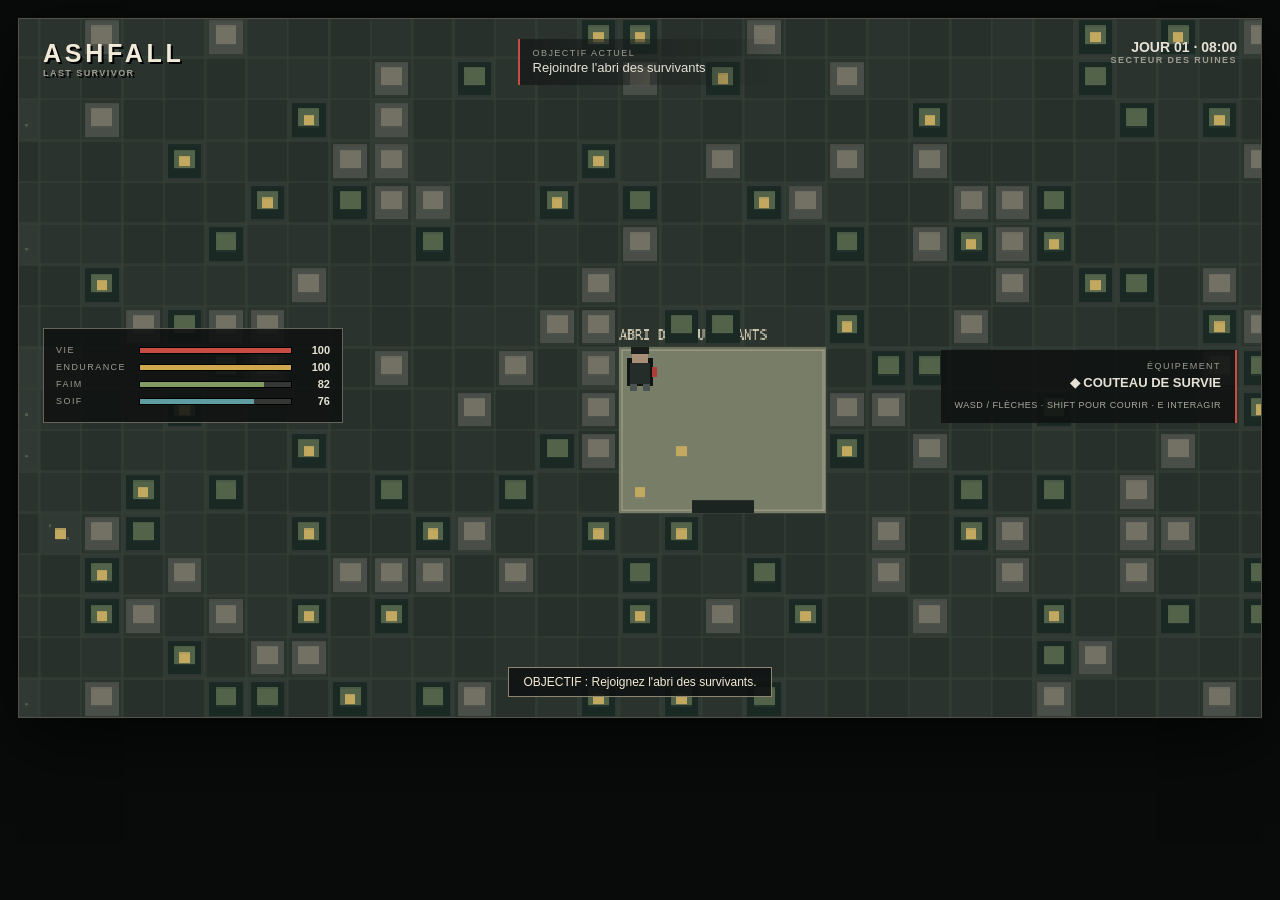
<file: Nouveau dossier/index.html>
<!doctype html>
<html lang="fr">
  <head>
    <meta charset="UTF-8" />
    <meta name="viewport" content="width=device-width, initial-scale=1.0" />
    <title>ASHFALL: LAST SURVIVOR</title>
    <link rel="stylesheet" href="./style.css" />
  </head>
  <body>
    <main class="game-shell">
      <section class="game-frame" aria-label="Jeu Ashfall">
        <canvas id="game-canvas" width="960" height="540"></canvas>
        <div class="hud">
          <div class="hud-top">
            <div class="brand"><span>ASHFALL</span><small>LAST SURVIVOR</small></div>
            <div class="objective"><span>OBJECTIF ACTUEL</span><strong id="objective">Rejoindre l'abri des survivants</strong></div>
            <div class="clock"><span id="time-of-day">JOUR 01 · 08:00</span><small id="zone-name">SECTEUR DES RUINES</small></div>
          </div>
          <div class="hud-bottom">
            <div class="vitals">
              <div class="vital"><span>VIE</span><div class="bar"><i id="health-bar" class="health"></i></div><b id="health-value">100</b></div>
              <div class="vital"><span>ENDURANCE</span><div class="bar"><i id="stamina-bar" class="stamina"></i></div><b id="stamina-value">100</b></div>
              <div class="vital"><span>FAIM</span><div class="bar"><i id="hunger-bar" class="hunger"></i></div><b id="hunger-value">82</b></div>
              <div class="vital"><span>SOIF</span><div class="bar"><i id="thirst-bar" class="thirst"></i></div><b id="thirst-value">76</b></div>
            </div>
            <div class="equipment"><span>ÉQUIPEMENT</span><strong>◆ COUTEAU DE SURVIE</strong><small>WASD / FLÈCHES · SHIFT POUR COURIR · E INTERAGIR</small></div>
          </div>
          <div id="notification" class="notification" role="status"></div>
        </div>
        <div id="pause-panel" class="overlay hidden">
          <div class="panel">
            <p class="eyebrow">ASHFALL // SYSTÈME EN PAUSE</p>
            <h1>PAUSE</h1>
            <p>Le monde attend. Reprenez votre exploration quand vous êtes prêt.</p>
            <button id="resume-button">REPRENDRE <span>ÉCHAP</span></button>
          </div>
        </div>
      </section>
    </main>
    <script type="module" src="./src/main.js"></script>
  </body>
</html>
</file>
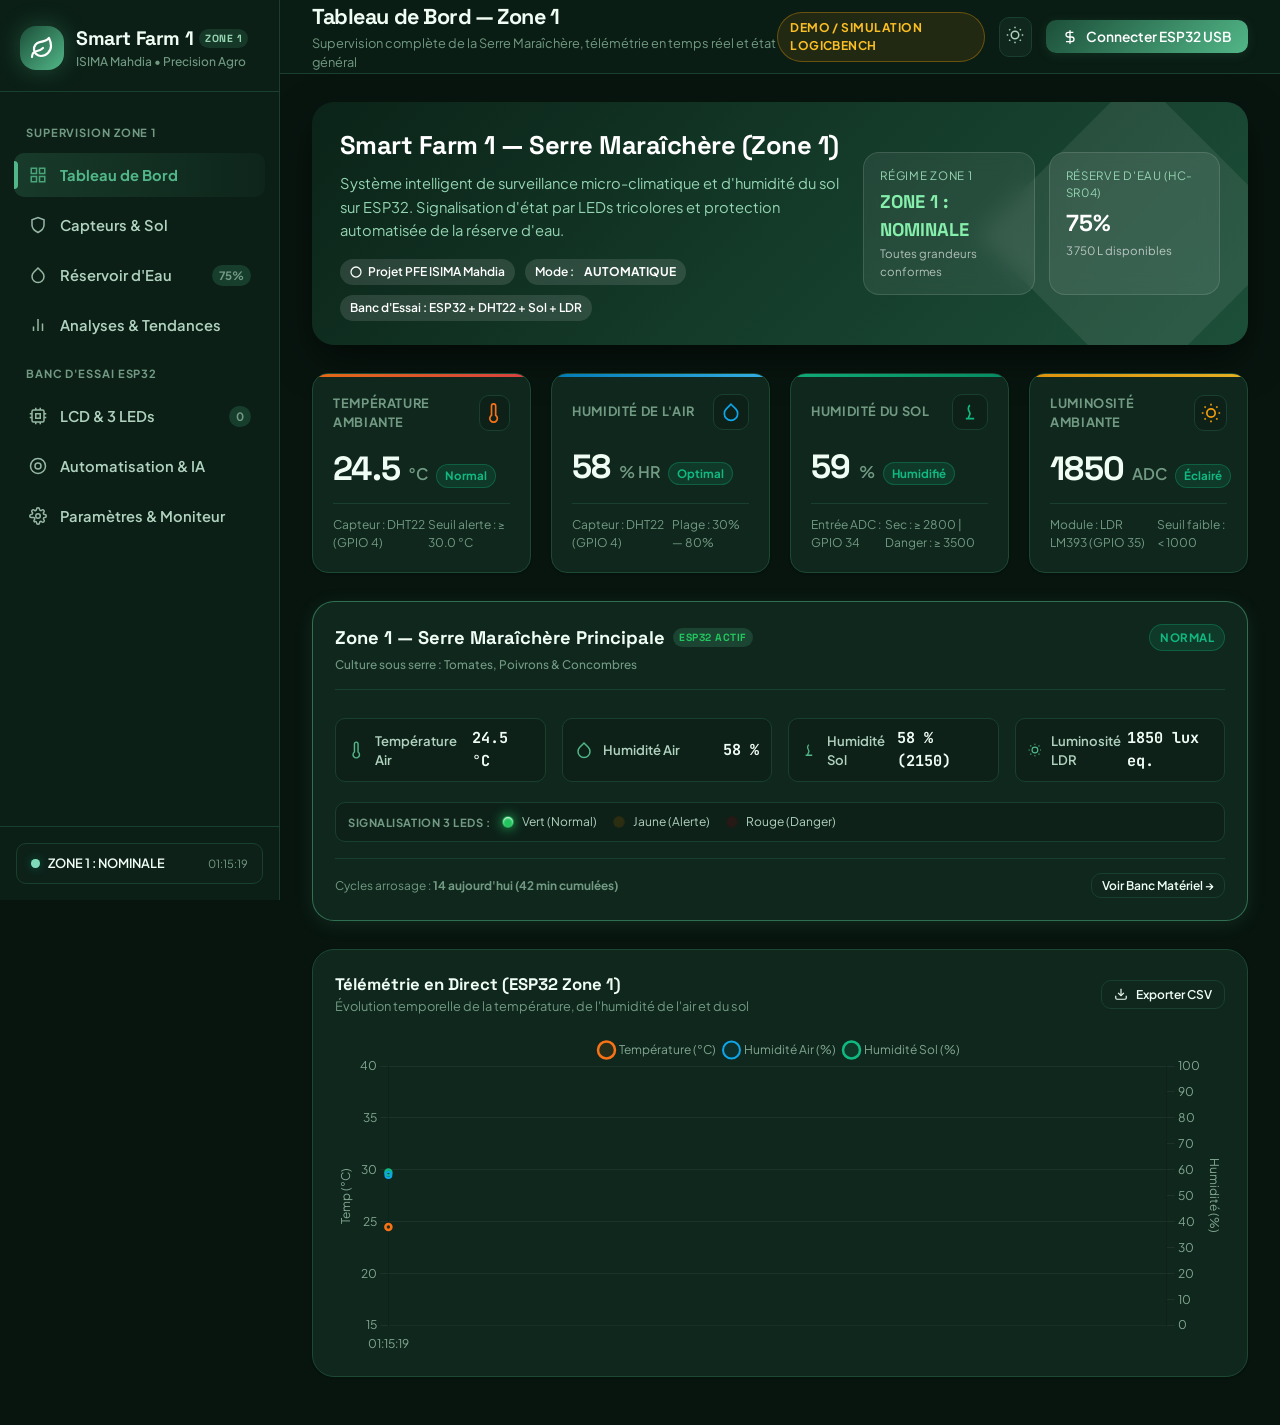
<file: projet1/index.html>
<!DOCTYPE html>
<html lang="fr" data-theme="dark">
<head>
  <meta charset="UTF-8">
  <meta name="viewport" content="width=device-width, initial-scale=1.0">
  <title>Smart Farm 1 — Zone 1 Monitoring & Precision Agriculture</title>
  
  <!-- Favicon SVG -->
  <link rel="icon" type="image/svg+xml" href="data:image/svg+xml,<svg xmlns='http://www.w3.org/2000/svg' viewBox='0 0 24 24' fill='%2352b788'><path d='M12 2L9 8h6l-3-6zm0 20c-5.5 0-10-4.5-10-10 0-4.5 3-8.3 7-9.5V7c0 2.2 1.8 4 4 4s4-1.8 4-4V2.5c4 1.2 7 5 7 9.5 0 5.5-4.5 10-10 10z'/></svg>">

  <!-- Core Google Fonts -->
  <link rel="preconnect" href="https://fonts.googleapis.com">
  <link rel="preconnect" href="https://fonts.gstatic.com" crossorigin>
  <link href="https://fonts.googleapis.com/css2?family=JetBrains+Mono:wght@400;500;600;700&family=Plus+Jakarta+Sans:wght@300;400;500;600;700;800&family=Space+Grotesk:wght@500;600;700&display=swap" rel="stylesheet">

  <!-- Chart.js (Local with CDN Fallback) -->
  <script src="js/chart.umd.min.js"></script>
  <script>
    if (typeof Chart === 'undefined') {
      document.write('<script src="https://cdn.jsdelivr.net/npm/chart.js@4.4.1/dist/chart.umd.min.js"><\/script>');
    }
  </script>

  <!-- Platform Stylesheet -->
  <link rel="stylesheet" href="css/smart_farm.css">
</head>
<body>

  <!-- TOAST CONTAINER FOR DYNAMIC NOTIFICATIONS -->
  <div id="toast-container" style="position: fixed; top: 24px; right: 28px; z-index: 9999; max-width: 380px;"></div>

  <div class="app-container">
    
    <!-- ======================================================================
         1. SIDEBAR NAVIGATION
         ====================================================================== -->
    <aside class="sidebar" id="sidebar">
      <div class="sidebar-header">
        <div class="brand-icon">
          <svg width="24" height="24" viewBox="0 0 24 24" fill="none" stroke="currentColor" stroke-width="2.2" stroke-linecap="round" stroke-linejoin="round">
            <path d="M11 20A7 7 0 0 1 9.8 6.1C15.5 5 17 4.48 19 2c1 2 2 4.18 2 8 0 5.5-4.78 10-10 10Z"/>
            <path d="M2 21c0-3 1.85-5.36 5.08-6C9.5 14.52 12 13 13 12"/>
          </svg>
        </div>
        <div class="brand-info">
          <div class="brand-title">
            Smart Farm 1
            <span class="brand-badge">Zone 1</span>
          </div>
          <span class="brand-subtitle">ISIMA Mahdia • Precision Agro</span>
        </div>
      </div>

      <nav class="sidebar-nav">
        <div class="nav-section-title">Supervision Zone 1</div>
        
        <a href="#overview" class="nav-link active" data-target="overview">
          <span class="nav-icon">
            <svg width="18" height="18" viewBox="0 0 24 24" fill="none" stroke="currentColor" stroke-width="2"><rect x="3" y="3" width="7" height="7"/><rect x="14" y="3" width="7" height="7"/><rect x="14" y="14" width="7" height="7"/><rect x="3" y="14" width="7" height="7"/></svg>
          </span>
          Tableau de Bord
        </a>

        <a href="#sensors" class="nav-link" data-target="sensors">
          <span class="nav-icon">
            <svg width="18" height="18" viewBox="0 0 24 24" fill="none" stroke="currentColor" stroke-width="2"><path d="M12 22s8-4 8-10V5l-8-3-8 3v7c0 6 8 10 8 10z"/></svg>
          </span>
          Capteurs & Sol
        </a>

        <a href="#reservoir" class="nav-link" data-target="reservoir">
          <span class="nav-icon">
            <svg width="18" height="18" viewBox="0 0 24 24" fill="none" stroke="currentColor" stroke-width="2"><path d="M12 2.69l5.66 5.66a8 8 0 1 1-11.31 0z"/></svg>
          </span>
          Réservoir d'Eau
          <span class="nav-counter" id="reservoir-side-pct">75%</span>
        </a>

        <a href="#analytics" class="nav-link" data-target="analytics">
          <span class="nav-icon">
            <svg width="18" height="18" viewBox="0 0 24 24" fill="none" stroke="currentColor" stroke-width="2"><line x1="18" y1="20" x2="18" y2="10"/><line x1="12" y1="20" x2="12" y2="4"/><line x1="6" y1="20" x2="6" y2="14"/></svg>
          </span>
          Analyses & Tendances
        </a>

        <div class="nav-section-title">Banc d'Essai ESP32</div>

        <a href="#hardware" class="nav-link" data-target="hardware">
          <span class="nav-icon">
            <svg width="18" height="18" viewBox="0 0 24 24" fill="none" stroke="currentColor" stroke-width="2"><rect x="4" y="4" width="16" height="16" rx="2" ry="2"/><rect x="9" y="9" width="6" height="6"/><line x1="9" y1="1" x2="9" y2="4"/><line x1="15" y1="1" x2="15" y2="4"/><line x1="9" y1="20" x2="9" y2="23"/><line x1="15" y1="20" x2="15" y2="23"/><line x1="20" y1="9" x2="23" y2="9"/><line x1="20" y1="14" x2="23" y2="14"/><line x1="1" y1="9" x2="4" y2="9"/><line x1="1" y1="14" x2="4" y2="14"/></svg>
          </span>
          LCD & 3 LEDs
          <span class="nav-counter" id="nav-alert-counter">0</span>
        </a>

        <a href="#ai" class="nav-link" data-target="ai">
          <span class="nav-icon">
            <svg width="18" height="18" viewBox="0 0 24 24" fill="none" stroke="currentColor" stroke-width="2"><path d="M12 2a10 10 0 1 0 10 10A10 10 0 0 0 12 2zm0 14a4 4 0 1 1 4-4 4 4 0 0 1-4 4z"/></svg>
          </span>
          Automatisation & IA
        </a>

        <a href="#settings" class="nav-link" data-target="settings">
          <span class="nav-icon">
            <svg width="18" height="18" viewBox="0 0 24 24" fill="none" stroke="currentColor" stroke-width="2"><circle cx="12" cy="12" r="3"/><path d="M19.4 15a1.65 1.65 0 0 0 .33 1.82l.06.06a2 2 0 0 1 0 2.83 2 2 0 0 1-2.83 0l-.06-.06a1.65 1.65 0 0 0-1.82-.33 1.65 1.65 0 0 0-1 1.51V21a2 2 0 0 1-2 2 2 2 0 0 1-2-2v-.09A1.65 1.65 0 0 0 9 19.4a1.65 1.65 0 0 0-1.82.33l-.06.06a2 2 0 0 1 0-2.83l.06-.06a1.65 1.65 0 0 0 .33-1.82 1.65 1.65 0 0 0-1.51-1H3a2 2 0 0 1-2-2 2 2 0 0 1 2-2h.09A1.65 1.65 0 0 0 4.6 9a1.65 1.65 0 0 0-.33-1.82l-.06-.06a2 2 0 0 1 0-2.83 2 2 0 0 1 2.83 0l.06.06a1.65 1.65 0 0 0 1.82.33H9a1.65 1.65 0 0 0 1-1.51V3a2 2 0 0 1 2-2 2 2 0 0 1 2 2v.09a1.65 1.65 0 0 0 1 1.51 1.65 1.65 0 0 0 1.82-.33l.06-.06a2 2 0 0 1 2.83 0 2 2 0 0 1 0 2.83l-.06.06a1.65 1.65 0 0 0-.33 1.82V9a1.65 1.65 0 0 0 1.51 1H21a2 2 0 0 1 2 2 2 2 0 0 1-2 2h-.09a1.65 1.65 0 0 0-1.51 1z"/></svg>
          </span>
          Paramètres & Moniteur
        </a>
      </nav>

      <div class="sidebar-footer">
        <div class="system-status-pill">
          <div class="status-indicator">
            <span class="status-dot normal">
              <span class="status-ping"></span>
            </span>
            <span class="global-status-text">ZONE 1 : NOMINALE</span>
          </div>
          <span style="font-size:0.7rem; color:var(--text-muted);" id="last-update-time">--:--:--</span>
        </div>
      </div>
    </aside>

    <!-- ======================================================================
         2. MAIN WRAPPER (TOPBAR + CONTENT TABS)
         ====================================================================== -->
    <div class="main-wrapper">
      
      <!-- TOP STICKY HEADER -->
      <header class="top-header">
        <div class="header-left">
          <button class="mobile-menu-btn" id="mobile-menu-toggle" aria-label="Menu">
            <svg width="20" height="20" viewBox="0 0 24 24" fill="none" stroke="currentColor" stroke-width="2"><line x1="3" y1="12" x2="21" y2="12"/><line x1="3" y1="6" x2="21" y2="6"/><line x1="3" y1="18" x2="21" y2="18"/></svg>
          </button>
          <div class="page-title-group">
            <h1 id="page-header-title">Tableau de Bord — Zone 1</h1>
            <p id="page-header-sub">Supervision complète de la Serre Maraîchère, télémétrie en temps réel et état général</p>
          </div>
        </div>

        <div class="header-right">
          <!-- Data Source Status Badge -->
          <span class="source-badge simulated" id="source-type-badge">
            <span class="status-dot alert" style="width:7px; height:7px;"></span>
            DEMO / SIMULATION LOGICBENCH
          </span>

          <!-- Theme Toggle (Light / Dark) -->
          <button class="btn btn-icon-only" id="theme-toggle-btn" title="Basculer Mode Clair / Mode Sombre">
            <span id="theme-toggle-icon">
              <svg width="18" height="18" viewBox="0 0 24 24" fill="none" stroke="currentColor" stroke-width="2"><circle cx="12" cy="12" r="5"/><line x1="12" y1="1" x2="12" y2="3"/><line x1="12" y1="21" x2="12" y2="23"/><line x1="4.22" y1="4.22" x2="5.64" y2="5.64"/><line x1="18.36" y1="18.36" x2="19.78" y2="19.78"/><line x1="1" y1="12" x2="3" y2="12"/><line x1="21" y1="12" x2="23" y2="12"/><line x1="4.22" y1="19.78" x2="5.64" y2="18.36"/><line x1="18.36" y1="5.64" x2="19.78" y2="4.22"/></svg>
            </span>
          </button>

          <!-- Hardware Connect Button (Web Serial API) -->
          <button class="btn btn-primary" id="btn-connect-serial">
            <svg width="16" height="16" viewBox="0 0 24 24" fill="none" stroke="currentColor" stroke-width="2"><path d="M12 2v20M17 5H9.5a3.5 3.5 0 0 0 0 7h5a3.5 3.5 0 0 1 0 7H6"/></svg>
            Connecter ESP32 USB
          </button>
        </div>
      </header>

      <!-- CONTENT CONTAINER -->
      <main class="content-area">

        <!-- ====================================================================
             TAB 1: TABLEAU DE BORD (OVERVIEW ZONE 1)
             ==================================================================== -->
        <section class="tab-pane active" id="tab-overview">
          
          <!-- HERO BANNER -->
          <div class="hero-stats-banner">
            <svg class="hero-pattern" viewBox="0 0 100 100" fill="currentColor">
              <path d="M50 0 L100 50 L50 100 L0 50 Z" />
            </svg>

            <div class="hero-main-info">
              <h2>Smart Farm 1 — Serre Maraîchère (Zone 1)</h2>
              <p>Système intelligent de surveillance micro-climatique et d'humidité du sol sur ESP32. Signalisation d'état par LEDs tricolores et protection automatisée de la réserve d'eau.</p>
              
              <div class="hero-badges-row">
                <span class="hero-mini-badge">
                  <svg width="12" height="12" viewBox="0 0 24 24" fill="none" stroke="currentColor" stroke-width="2.5"><circle cx="12" cy="12" r="10"/></svg>
                  Projet PFE ISIMA Mahdia
                </span>
                <span class="hero-mini-badge">
                  Mode : <strong id="control-mode-badge" style="margin-left:4px;">AUTOMATIQUE</strong>
                </span>
                <span class="hero-mini-badge">
                  Banc d'Essai : ESP32 + DHT22 + Sol + LDR
                </span>
              </div>
            </div>

            <div class="hero-quick-metrics">
              <div class="hero-metric-tile">
                <span class="label">Régime Zone 1</span>
                <span class="value global-status-text" style="font-size:1.15rem; color:#86efac;">NOMINALE</span>
                <span class="sub">Toutes grandeurs conformes</span>
              </div>
              <div class="hero-metric-tile">
                <span class="label">Réserve d'Eau (HC-SR04)</span>
                <span class="value" id="tank-percent-label">75%</span>
                <span class="sub" id="tank-volume-label">3 750 L disponibles</span>
              </div>
            </div>
          </div>

          <!-- 4 KPI CARDS -->
          <div class="kpi-grid">
            <!-- Temp Card -->
            <div class="kpi-card temp">
              <div class="kpi-header">
                <span class="kpi-title">Température Ambiante</span>
                <div class="kpi-icon-wrap" style="color:#f97316;">
                  <svg width="20" height="20" viewBox="0 0 24 24" fill="none" stroke="currentColor" stroke-width="2"><path d="M14 14.76V3.5a2.5 2.5 0 0 0-5 0v11.26a4.5 4.5 0 1 0 5 0z"/></svg>
                </div>
              </div>
              <div class="kpi-value-row">
                <span class="kpi-value" id="kpi-temp-val">24.5</span>
                <span class="kpi-unit">°C</span>
                <span class="kpi-badge normal" id="kpi-temp-badge">Normal</span>
              </div>
              <div class="kpi-footer">
                <span>Capteur : DHT22 (GPIO 4)</span>
                <span>Seuil alerte : &ge; 30.0 °C</span>
              </div>
            </div>

            <!-- Air Humidity Card -->
            <div class="kpi-card air-hum">
              <div class="kpi-header">
                <span class="kpi-title">Humidité de l'Air</span>
                <div class="kpi-icon-wrap" style="color:#0ea5e9;">
                  <svg width="20" height="20" viewBox="0 0 24 24" fill="none" stroke="currentColor" stroke-width="2"><path d="M12 2.69l5.66 5.66a8 8 0 1 1-11.31 0z"/></svg>
                </div>
              </div>
              <div class="kpi-value-row">
                <span class="kpi-value" id="kpi-airhum-val">58</span>
                <span class="kpi-unit">% HR</span>
                <span class="kpi-badge normal">Optimal</span>
              </div>
              <div class="kpi-footer">
                <span>Capteur : DHT22 (GPIO 4)</span>
                <span>Plage : 30% — 80%</span>
              </div>
            </div>

            <!-- Soil Moisture Card -->
            <div class="kpi-card soil-hum">
              <div class="kpi-header">
                <span class="kpi-title">Humidité du Sol</span>
                <div class="kpi-icon-wrap" style="color:#10b981;">
                  <svg width="20" height="20" viewBox="0 0 24 24" fill="none" stroke="currentColor" stroke-width="2"><path d="M7 20h10M10 20c0-3 2-4 2-6s-2-3-2-6 2-4 2-4-2 1-2 4 2 4 2 6-2 3-2 6z"/></svg>
                </div>
              </div>
              <div class="kpi-value-row">
                <span class="kpi-value" id="kpi-soilhum-val">58</span>
                <span class="kpi-unit">%</span>
                <span class="kpi-badge normal" id="kpi-soil-badge">Humidifié</span>
              </div>
              <div class="kpi-footer">
                <span>Entrée ADC : GPIO 34</span>
                <span>Sec : &ge; 2800 | Danger : &ge; 3500</span>
              </div>
            </div>

            <!-- Light LDR Card -->
            <div class="kpi-card light">
              <div class="kpi-header">
                <span class="kpi-title">Luminosité Ambiante</span>
                <div class="kpi-icon-wrap" style="color:#f59e0b;">
                  <svg width="20" height="20" viewBox="0 0 24 24" fill="none" stroke="currentColor" stroke-width="2"><circle cx="12" cy="12" r="5"/><line x1="12" y1="1" x2="12" y2="3"/><line x1="12" y1="21" x2="12" y2="23"/><line x1="4.22" y1="4.22" x2="5.64" y2="5.64"/><line x1="18.36" y1="18.36" x2="19.78" y2="19.78"/><line x1="1" y1="12" x2="3" y2="12"/><line x1="21" y1="12" x2="23" y2="12"/><line x1="4.22" y1="19.78" x2="5.64" y2="18.36"/><line x1="18.36" y1="5.64" x2="19.78" y2="4.22"/></svg>
                </div>
              </div>
              <div class="kpi-value-row">
                <span class="kpi-value" id="kpi-light-val">1850</span>
                <span class="kpi-unit">ADC</span>
                <span class="kpi-badge normal">Éclairé</span>
              </div>
              <div class="kpi-footer">
                <span>Module : LDR LM393 (GPIO 35)</span>
                <span>Seuil faible : &lt; 1000</span>
              </div>
            </div>
          </div>

          <!-- DEDICATED ZONE 1 LIVE STATUS CARD -->
          <div class="zone-card zone-1-active" id="zone-1-card" style="margin-bottom:28px;">
            <div class="zone-header">
              <div class="zone-title-group">
                <h3>
                  Zone 1 — Serre Maraîchère Principale
                  <span class="brand-badge" style="background:rgba(82,183,136,0.2); color:#22c55e;">ESP32 ACTIF</span>
                </h3>
                <span class="zone-crop-tag">Culture sous serre : Tomates, Poivrons & Concombres</span>
              </div>
              <span class="zone-status-badge kpi-badge normal">NORMAL</span>
            </div>

            <div style="display:grid; grid-template-columns: repeat(4, 1fr); gap:16px; margin: 12px 0 20px;">
              <div class="sensor-row">
                <div class="sensor-info">
                  <svg class="sensor-icon" viewBox="0 0 24 24" fill="none" stroke="currentColor" stroke-width="2"><path d="M14 14.76V3.5a2.5 2.5 0 0 0-5 0v11.26a4.5 4.5 0 1 0 5 0z"/></svg>
                  Température Air
                </div>
                <div class="sensor-reading">
                  <span class="sensor-val zone-temp-val">24.5 °C</span>
                </div>
              </div>

              <div class="sensor-row">
                <div class="sensor-info">
                  <svg class="sensor-icon" viewBox="0 0 24 24" fill="none" stroke="currentColor" stroke-width="2"><path d="M12 2.69l5.66 5.66a8 8 0 1 1-11.31 0z"/></svg>
                  Humidité Air
                </div>
                <div class="sensor-reading">
                  <span class="sensor-val zone-air-val">58 %</span>
                </div>
              </div>

              <div class="sensor-row">
                <div class="sensor-info">
                  <svg class="sensor-icon" viewBox="0 0 24 24" fill="none" stroke="currentColor" stroke-width="2"><path d="M7 20h10M10 20c0-3 2-4 2-6s-2-3-2-6 2-4 2-4-2 1-2 4 2 4 2 6-2 3-2 6z"/></svg>
                  Humidité Sol
                </div>
                <div class="sensor-reading">
                  <span class="sensor-val zone-soil-val">58 % (2150)</span>
                </div>
              </div>

              <div class="sensor-row">
                <div class="sensor-info">
                  <svg class="sensor-icon" viewBox="0 0 24 24" fill="none" stroke="currentColor" stroke-width="2"><circle cx="12" cy="12" r="5"/><line x1="12" y1="1" x2="12" y2="3"/><line x1="12" y1="21" x2="12" y2="23"/><line x1="4.22" y1="4.22" x2="5.64" y2="5.64"/><line x1="18.36" y1="18.36" x2="19.78" y2="19.78"/><line x1="1" y1="12" x2="3" y2="12"/><line x1="21" y1="12" x2="23" y2="12"/><line x1="4.22" y1="19.78" x2="5.64" y2="18.36"/><line x1="18.36" y1="5.64" x2="19.78" y2="4.22"/></svg>
                  Luminosité LDR
                </div>
                <div class="sensor-reading">
                  <span class="sensor-val zone-light-val">1850 lux eq.</span>
                </div>
              </div>
            </div>

            <!-- Signalisation 3 LEDs Row -->
            <div class="hardware-pills-row">
              <span class="hw-pill-label">Signalisation 3 LEDs :</span>
              <span class="hw-led-dot green lit" title="LED Verte (GPIO 19) : État Normal"></span>
              <span style="font-size:0.75rem; color:var(--text-secondary); margin-right:8px;">Vert (Normal)</span>
              <span class="hw-led-dot yellow" title="LED Jaune (GPIO 21) : Alerte"></span>
              <span style="font-size:0.75rem; color:var(--text-secondary); margin-right:8px;">Jaune (Alerte)</span>
              <span class="hw-led-dot red" title="LED Rouge (GPIO 22) : Danger"></span>
              <span style="font-size:0.75rem; color:var(--text-secondary);">Rouge (Danger)</span>
            </div>

            <div class="zone-footer">
              <span class="irrigation-cycle-info">Cycles arrosage : <strong>14 aujourd'hui (42 min cumulées)</strong></span>
              <button class="btn btn-secondary" style="padding:4px 10px; font-size:0.75rem;" onclick="switchTab('hardware')">Voir Banc Matériel &rarr;</button>
            </div>
          </div>

          <!-- REAL-TIME GRAPH (OVERVIEW) -->
          <div class="chart-card">
            <div class="chart-header">
              <div class="chart-title-group">
                <h3>Télémétrie en Direct (ESP32 Zone 1)</h3>
                <p style="font-size:0.8rem; color:var(--text-muted);">Évolution temporelle de la température, de l'humidité de l'air et du sol</p>
              </div>
              <div style="display:flex; gap:8px;">
                <button class="btn btn-secondary" id="btn-export-csv" style="font-size:0.75rem; padding:6px 12px;">
                  <svg width="14" height="14" viewBox="0 0 24 24" fill="none" stroke="currentColor" stroke-width="2"><path d="M21 15v4a2 2 0 0 1-2 2H5a2 2 0 0 1-2-2v-4"/><polyline points="7 10 12 15 17 10"/><line x1="12" y1="15" x2="12" y2="3"/></svg>
                  Exporter CSV
                </button>
              </div>
            </div>
            <div class="chart-container-box">
              <canvas id="overviewLiveChart"></canvas>
            </div>
          </div>

        </section>

        <!-- ====================================================================
             TAB 2: CAPTEURS & TÉLÉMÉTRIE DÉTAILLÉE (SENSORS)
             ==================================================================== -->
        <section class="tab-pane" id="tab-sensors">
          
          <div class="overview-top-bar">
            <div>
              <h2 style="font-family:var(--font-display); font-size:1.35rem;">Diagnostic Avancé des Capteurs — Zone 1</h2>
              <p style="font-size:0.82rem; color:var(--text-muted);">Paramètres physiques, étalonnage du sol et conditions environnementales</p>
            </div>
          </div>

          <div class="chart-card" style="margin-bottom:24px;">
            <div class="chart-header">
              <div>
                <h3 style="display:flex; align-items:center; gap:8px;">
                  Sondes & Chaîne d'Acquisition Zone 1
                  <span class="brand-badge" style="background:rgba(34,197,94,0.15); color:#22c55e;">LogicBench Prototype</span>
                </h3>
                <p style="font-size:0.8rem; color:var(--text-muted);">Acquisition sur microcontrôleur ESP32-WROOM-32 (115200 bauds)</p>
              </div>
              <span class="kpi-badge normal" style="font-size:0.85rem;">STATUT : CONFORME</span>
            </div>

            <div style="display:grid; grid-template-columns: repeat(4, 1fr); gap:16px; margin: 16px 0 24px;">
              <div class="res-data-tile">
                <div class="label">Sonde Sol GPIO 34</div>
                <div class="val" id="zone1-soil-raw-focus">2150 ADC</div>
                <div class="hint">Sol humidifié (58%) • Seuil sec : 2800</div>
              </div>
              <div class="res-data-tile">
                <div class="label">Thermomètre DHT22 GPIO 4</div>
                <div class="val" id="zone1-dht-temp-focus">24.5 °C</div>
                <div class="hint">Alerte : &ge; 30°C • Danger : &ge; 35°C</div>
              </div>
              <div class="res-data-tile">
                <div class="label">Hygromètre DHT22</div>
                <div class="val" id="zone1-dht-hum-focus">58 % HR</div>
                <div class="hint">Plage confort : 30% — 80%</div>
              </div>
              <div class="res-data-tile">
                <div class="label">Photodiode LDR GPIO 35</div>
                <div class="val" id="zone1-ldr-focus">1850 ADC</div>
                <div class="hint">Ensoleillement satisfaisant (&gt; 1000)</div>
              </div>
            </div>

            <!-- Agronomic Guidance Card -->
            <div style="background-color:var(--bg-card-subtle); border:1px solid var(--border-subtle); border-radius:var(--radius-md); padding:18px;">
              <h4 style="font-size:0.92rem; font-weight:700; margin-bottom:6px; color:var(--text-main);">Diagnostic Agronomique — Serre Maraîchère :</h4>
              <p style="font-size:0.82rem; color:var(--text-secondary); line-height:1.6;">
                La température de 24.5°C et l'hygrométrie relative de 58% sont situées dans la zone de confort thermique optimale pour les cultures maraîchères (tomates et poivrons). Le sol présente une réserve hydrique suffisante à 58% (valeur brute ADC 2150, bien en deçà du seuil de sécheresse fixé à 2800).
              </p>
            </div>
          </div>

          <!-- Soil Calibration Specs -->
          <div class="chart-card">
            <h3 style="margin-bottom:8px;">Étalonnage & Caractérisation de la Sonde d'Humidité du Sol</h3>
            <p style="font-size:0.8rem; color:var(--text-muted); margin-bottom:16px;">
              Détail des bornes de conversion analogique-numérique (ADC 12 bits, plage 0–4095) :
            </p>

            <div style="display:grid; grid-template-columns: repeat(3, 1fr); gap:16px;">
              <div class="res-data-tile">
                <div class="label">Sol Complètement Sec (0 %)</div>
                <div class="val">3 500 ADC</div>
                <div class="hint">Valeur de référence air / substrat sec</div>
              </div>
              <div class="res-data-tile">
                <div class="label">Seuil Début Sécheresse</div>
                <div class="val">2 800 ADC</div>
                <div class="hint">Déclenchement LED Jaune (Alerte)</div>
              </div>
              <div class="res-data-tile">
                <div class="label">Sol Saturé en Eau (100 %)</div>
                <div class="val">1 200 ADC</div>
                <div class="hint">Capacité au champ / immersion</div>
              </div>
            </div>
          </div>

        </section>

        <!-- ====================================================================
             TAB 3: RÉSERVOIR D'EAU & HC-SR04 (RESERVOIR)
             ==================================================================== -->
        <section class="tab-pane" id="tab-reservoir">
          
          <div class="overview-top-bar">
            <div>
              <h2 style="font-family:var(--font-display); font-size:1.35rem;">Réservoir d'Eau Commun & Capteur HC-SR04</h2>
              <p style="font-size:0.82rem; color:var(--text-muted);">Mesure hydrostatique par ultrasons, volume de stockage et coupure de protection de la pompe</p>
            </div>
          </div>

          <div class="reservoir-section">
            
            <!-- TANK VISUAL CYLINDER CARD -->
            <div class="reservoir-tank-card" id="reservoir-card">
              <h3 style="font-family:var(--font-display); font-size:1.1rem; color:var(--text-main);">Cuve Principale d'Irrigation</h3>
              <span style="font-size:0.75rem; color:var(--text-muted);">Alimentation de la Serre Maraîchère Zone 1</span>

              <div class="tank-visual-container">
                <!-- HC-SR04 Sensor Unit on Top -->
                <div class="hc-sr04-sensor" title="Capteur Ultrasonique HC-SR04 (Trig / Echo)">
                  <div class="ultrasonic-transducer" title="Émetteur 40kHz"></div>
                  <div class="ultrasonic-transducer" title="Récepteur 40kHz"></div>
                </div>

                <!-- Cylindrical Tank Shell -->
                <div class="tank-shell">
                  <div class="tank-water" id="tank-water-level" style="height: 75%;">
                    <div class="water-wave"></div>
                  </div>

                  <!-- Central Metric Overlay -->
                  <div class="tank-overlay-metric">
                    <div class="tank-percent" id="tank-percent-big">75%</div>
                    <div class="tank-volume" id="tank-liters-big">3 750 L</div>
                  </div>
                </div>
              </div>

              <div style="display:flex; align-items:center; gap:8px; font-size:0.8rem; font-weight:600; color:var(--text-secondary);">
                <span class="status-dot normal" style="width:8px; height:8px;"></span>
                Vanne d'alimentation : Connectée
              </div>
            </div>

            <!-- TANK PHYSICAL TELEMETRY DETAILS -->
            <div class="reservoir-details-card">
              <h3 style="font-family:var(--font-display); font-size:1.15rem; margin-bottom:4px;">Télémétrie du Capteur HC-SR04</h3>
              <p style="font-size:0.8rem; color:var(--text-muted);">Données physiques ultrasoniques et équations de hauteur d'eau</p>

              <div class="reservoir-data-grid">
                <div class="res-data-tile">
                  <div class="label">Distance Ultrason (HC-SR04)</div>
                  <div class="val" id="tank-distance-val">50 cm</div>
                  <div class="hint">Distance sommet cuve &rarr; surface de l'eau</div>
                </div>

                <div class="res-data-tile">
                  <div class="label">Hauteur d'Eau Effective</div>
                  <div class="val" id="tank-height-val">150 cm</div>
                  <div class="hint">Profondeur totale : 200 cm</div>
                </div>

                <div class="res-data-tile">
                  <div class="label">Volume Estimé Disponible</div>
                  <div class="val" id="tank-volume-tile">3 750 L</div>
                  <div class="hint">Capacité maximale : 5 000 Litres</div>
                </div>
              </div>

              <!-- Equation Explanation Box -->
              <div style="background-color:var(--bg-card-subtle); border:1px solid var(--border-subtle); border-radius:var(--radius-md); padding:18px; margin-bottom:20px;">
                <h4 style="font-size:0.85rem; font-weight:700; color:var(--text-main); margin-bottom:8px;">Équation Hydrostatique Implémentée :</h4>
                <div style="font-family:var(--font-mono); font-size:0.82rem; color:var(--color-sage-400); background:rgba(0,0,0,0.2); padding:10px 14px; border-radius:var(--radius-sm); margin-bottom:10px;">
                  Niveau (%) = [ ( Hauteur_Max - Distance_HCSR04 ) / Hauteur_Max ] &times; 100
                </div>
                <p style="font-size:0.78rem; color:var(--text-muted);">
                  Lorsque la distance mesurée dépasse 160 cm (niveau d'eau restant &lt; 20%), le système déclenche automatiquement l'alerte de seuil critique et coupe l'alimentation électrique de la pompe d'irrigation pour empêcher tout fonctionnement à sec.
                </p>
              </div>

              <!-- PUMP PROTECTION ALERT BANNER -->
              <div class="pump-protection-alert" id="pump-protection-status">
                <svg width="22" height="22" viewBox="0 0 24 24" fill="none" stroke="currentColor" stroke-width="2"><path d="M22 11.08V12a10 10 0 1 1-5.93-9.14"/><polyline points="22 4 12 14.01 9 11.01"/></svg>
                <div>
                  <strong>Pompe d'Irrigation Opérationnelle</strong>
                  <div style="font-size:0.75rem; opacity:0.85">Niveau de réserve suffisant. Aucun risque de cavitation ou de marche à sec.</div>
                </div>
              </div>

            </div>

          </div>

        </section>

        <!-- ====================================================================
             TAB 4: ANALYSES & TENDANCES (ANALYTICS)
             ==================================================================== -->
        <section class="tab-pane" id="tab-analytics">
          
          <div class="overview-top-bar">
            <div>
              <h2 style="font-family:var(--font-display); font-size:1.35rem;">Analyses & Évolution des Grandeurs (Zone 1)</h2>
              <p style="font-size:0.82rem; color:var(--text-muted);">Historique graphique, corrélation humidité-température et distribution des états</p>
            </div>
            <div style="display:flex; gap:10px;">
              <button class="btn btn-primary" onclick="window.FarmAnalytics.exportCSV()">
                <svg width="16" height="16" viewBox="0 0 24 24" fill="none" stroke="currentColor" stroke-width="2"><path d="M21 15v4a2 2 0 0 1-2 2H5a2 2 0 0 1-2-2v-4"/><polyline points="7 10 12 15 17 10"/><line x1="12" y1="15" x2="12" y2="3"/></svg>
                Exporter Télémétrie CSV
              </button>
            </div>
          </div>

          <div class="analytics-grid">
            <!-- Soil Dynamics Chart -->
            <div class="chart-card">
              <div class="chart-header">
                <div>
                  <h3>Dynamique du Sol & Seuils Critiques</h3>
                  <p style="font-size:0.8rem; color:var(--text-muted);">Comparaison entre la valeur brute ADC 12 bits et les seuils d'Alerte (2800) et de Danger (3500)</p>
                </div>
              </div>
              <div class="chart-container-box">
                <canvas id="soilAnalyticsChart"></canvas>
              </div>
            </div>

            <!-- State Distribution Doughnut -->
            <div class="chart-card">
              <div class="chart-header">
                <div>
                  <h3>Distribution des Régimes</h3>
                  <p style="font-size:0.8rem; color:var(--text-muted);">Proportion de temps en régime Nominal, Alerte et Danger</p>
                </div>
              </div>
              <div class="chart-container-box" style="height:260px;">
                <canvas id="stateDistributionChart"></canvas>
              </div>
              <div style="text-align:center; font-size:0.75rem; color:var(--text-muted); margin-top:12px;">
                Taux de conformité agronomique globale : <strong style="color:var(--color-sage-400);">96.0%</strong>
              </div>
            </div>
          </div>

          <!-- Light Spectrum Chart -->
          <div class="chart-card">
            <div class="chart-header">
              <div>
                <h3>Cycle Solaire & Luminosité Ambiante (LDR LM393)</h3>
                <p style="font-size:0.8rem; color:var(--text-muted);">Évolution de l'indice photométrique reçu sur le GPIO 35</p>
              </div>
            </div>
            <div class="chart-container-box" style="height:250px;">
              <canvas id="envAnalyticsChart"></canvas>
            </div>
          </div>

        </section>

        <!-- ====================================================================
             TAB 5: COMPOSANTS PHYSIQUES & SIGNALISATION (HARDWARE)
             ==================================================================== -->
        <section class="tab-pane" id="tab-hardware">
          
          <div class="overview-top-bar">
            <div>
              <h2 style="font-family:var(--font-display); font-size:1.35rem;">Banc d'Essai ESP32 — Zone 1 (LCD & 3 LEDs)</h2>
              <p style="font-size:0.82rem; color:var(--text-muted);">Visualisation photoréaliste de l'afficheur LCD 16x4, des 3 LEDs d'état et schéma de câblage</p>
            </div>
          </div>

          <div class="hardware-lab-grid">
            
            <!-- VIRTUAL LCD 16x4 MODULE -->
            <div class="lcd-module-card">
              <div style="display:flex; justify-content:space-between; align-items:center;">
                <h3 style="font-family:var(--font-display); font-size:1.15rem; color:var(--text-main);">Afficheur LCD 16x4 Parallèle (Mode 4-bit)</h3>
                <span class="brand-badge">GPIO 13, 14, 25, 26, 27, 32</span>
              </div>
              <p style="font-size:0.8rem; color:var(--text-muted); margin-top:2px;">Simulation fidèle de la bibliothèque LiquidCrystal et de la routine <code>updateLCD()</code></p>

              <!-- Physical LCD Bezel Frame -->
              <div class="lcd-bezel-wrapper">
                <span class="lcd-brand-print">HD44780 COMPATIBLE • 16x4 CHARACTERS</span>
                
                <div class="lcd-screen">
                  <div class="lcd-line" id="lcd-line-0">SMART FARM ZONE1</div>
                  <div class="lcd-line" id="lcd-line-1">T:24.5C H:58%   </div>
                  <div class="lcd-line" id="lcd-line-2">Soil: 2150      </div>
                  <div class="lcd-line" id="lcd-line-3">STATE: NORMAL   </div>
                </div>
              </div>

              <div style="font-size:0.75rem; color:var(--text-muted); display:flex; justify-content:space-between;">
                <span>Broches : RS=13 | EN=14 | D4=25 | D5=26 | D6=27 | D7=32</span>
                <span>Rétroéclairage : Vert LCD</span>
              </div>
            </div>

            <!-- PHYSICAL 3-LED FIXTURE -->
            <div class="leds-bench-card">
              <div style="display:flex; justify-content:space-between; align-items:center;">
                <h3 style="font-family:var(--font-display); font-size:1.15rem; color:var(--text-main);">Signalisation Tricolore par LEDs</h3>
                <span class="brand-badge">GPIO 19, 21, 22</span>
              </div>
              <p style="font-size:0.8rem; color:var(--text-muted); margin-top:2px;">Indicateurs visuels physiques gérés par <code>setOutputs()</code></p>

              <div class="leds-fixture">
                <!-- Green LED -->
                <div class="led-fixture-unit">
                  <div class="led-socket">
                    <div class="led-bulb green-led lit" id="hw-led-green"></div>
                  </div>
                  <span class="led-label">NORMAL</span>
                  <span class="led-gpio-badge">GPIO 19</span>
                </div>

                <!-- Yellow LED -->
                <div class="led-fixture-unit">
                  <div class="led-socket">
                    <div class="led-bulb yellow-led" id="hw-led-yellow"></div>
                  </div>
                  <span class="led-label">ALERTE</span>
                  <span class="led-gpio-badge">GPIO 21</span>
                </div>

                <!-- Red LED -->
                <div class="led-fixture-unit">
                  <div class="led-socket">
                    <div class="led-bulb red-led" id="hw-led-red"></div>
                  </div>
                  <span class="led-label">DANGER</span>
                  <span class="led-gpio-badge">GPIO 22</span>
                </div>
              </div>

              <!-- Output Logic Description Box -->
              <div style="padding:14px 18px; border-radius:var(--radius-md); background:var(--bg-card-subtle); border:1px solid var(--border-subtle);">
                <strong style="font-size:0.88rem; color:var(--text-main);">Logique des Sorties :</strong>
                <ul style="font-size:0.78rem; color:var(--text-secondary); margin-top:6px; padding-left:18px; line-height:1.6;">
                  <li><strong>LED Verte (GPIO 19)</strong> : Allumée si toutes les conditions sont conformes (Normal).</li>
                  <li><strong>LED Jaune (GPIO 21)</strong> : Allumée en cas d'alerte (Temp &ge; 30°C, Sol sec &ge; 2800, ou défaillance DHT).</li>
                  <li><strong>LED Rouge (GPIO 22)</strong> : Allumée en cas de danger critique (Temp &ge; 35°C ou Sol &ge; 3500).</li>
                </ul>
              </div>

            </div>

          </div>

          <!-- WIRING SCHEMATIC & OFFICIAL PINOUT -->
          <div class="wiring-view-card">
            <div class="chart-header">
              <div>
                <h3>Schéma de Câblage Officiel (Guide ESP32 DevKit Zone 1)</h3>
                <p style="font-size:0.8rem; color:var(--text-muted);">Schéma de câblage officiel pour banc de test LogicBench et montage réel</p>
              </div>
              <button class="btn btn-secondary" id="btn-zoom-wiring">
                <svg width="14" height="14" viewBox="0 0 24 24" fill="none" stroke="currentColor" stroke-width="2"><circle cx="11" cy="11" r="8"/><line x1="21" y1="21" x2="16.65" y2="16.65"/><line x1="11" y1="8" x2="11" y2="14"/><line x1="8" y1="11" x2="14" y2="11"/></svg>
                Agrandir Schéma
              </button>
            </div>

            <div class="wiring-preview-box">
              <img src="assets/wiring_guide_zone1.png" alt="Smart Farm Zone 1 Wiring Guide" id="wiring-preview-img" title="Cliquer pour agrandir le schéma complet">
            </div>

            <!-- Pinout Summary Grid (Buzzer removed) -->
            <div class="pin-mapping-grid">
              <div class="pin-tile">
                <span class="pin-id">GPIO 4</span>
                <span class="pin-role">DHT22 (Data bus)</span>
              </div>
              <div class="pin-tile">
                <span class="pin-id">GPIO 34</span>
                <span class="pin-role">Capteur Sol (ADC 12b)</span>
              </div>
              <div class="pin-tile">
                <span class="pin-id">GPIO 35</span>
                <span class="pin-role">Module LDR LM393</span>
              </div>
              <div class="pin-tile">
                <span class="pin-id">GPIO 19</span>
                <span class="pin-role">LED Verte (Normal)</span>
              </div>
              <div class="pin-tile">
                <span class="pin-id">GPIO 21</span>
                <span class="pin-role">LED Jaune (Alerte)</span>
              </div>
              <div class="pin-tile">
                <span class="pin-id">GPIO 22</span>
                <span class="pin-role">LED Rouge (Danger)</span>
              </div>
              <div class="pin-tile">
                <span class="pin-id">GPIO 13, 14</span>
                <span class="pin-role">LCD RS & EN</span>
              </div>
              <div class="pin-tile">
                <span class="pin-id">GPIO 25, 26, 27, 32</span>
                <span class="pin-role">LCD Données D4-D7</span>
              </div>
            </div>
          </div>

          <!-- ALERTS LOG & JOURNAL TABLE -->
          <div class="alerts-table-card">
            <div class="chart-header">
              <div>
                <h3>Journal des Événements & Alertes Firmware (Zone 1)</h3>
                <p style="font-size:0.8rem; color:var(--text-muted);">Historique horodaté des alertes déclenchées par l'ESP32 avec causes réelles</p>
              </div>
            </div>

            <div class="table-responsive">
              <table class="custom-table">
                <thead>
                  <tr>
                    <th>Horodatage</th>
                    <th>Origine</th>
                    <th>Gravité</th>
                    <th>Cause Diagnostiquée</th>
                    <th>Action</th>
                  </tr>
                </thead>
                <tbody id="alerts-table-body">
                  <!-- Populated by JavaScript -->
                </tbody>
              </table>
            </div>
          </div>

        </section>

        <!-- ====================================================================
             TAB 6: AUTOMATISATION & IA (AI & AUTOMATION)
             ==================================================================== -->
        <section class="tab-pane" id="tab-ai">
          
          <div class="overview-top-bar">
            <div>
              <h2 style="font-family:var(--font-display); font-size:1.35rem;">Automatisation & Intelligence Agronomique</h2>
              <p style="font-size:0.82rem; color:var(--text-muted);">Modes de régulation et détection automatisée du stress hydrique</p>
            </div>
          </div>

          <!-- 3 Control Modes Selection -->
          <div class="ai-modes-grid">
            <div class="mode-selector-card" data-mode="manual">
              <div class="mode-icon">
                <svg width="24" height="24" viewBox="0 0 24 24" fill="none" stroke="currentColor" stroke-width="2"><path d="M18 11V6a2 2 0 0 0-2-2v0a2 2 0 0 0-2 2v0"/><path d="M14 10V4a2 2 0 0 0-2-2v0a2 2 0 0 0-2 2v2"/><path d="M10 10.5V6a2 2 0 0 0-2-2v0a2 2 0 0 0-2 2v8"/><path d="M18 8a2 2 0 1 1 4 0v6a8 8 0 0 1-8 8h-2c-2.8 0-4.5-.86-5.99-2.34l-3.6-3.6a2 2 0 0 1 2.83-2.82L7 15"/></svg>
              </div>
              <h4>Mode Manuel</h4>
              <p>Contrôle forcé des vannes et de la pompe d'irrigation par l'utilisateur, tout en conservant la protection anti-marche à sec.</p>
            </div>

            <div class="mode-selector-card active" data-mode="auto">
              <div class="mode-icon">
                <svg width="24" height="24" viewBox="0 0 24 24" fill="none" stroke="currentColor" stroke-width="2"><polyline points="23 4 23 10 17 10"/><polyline points="1 20 1 14 7 14"/><path d="M3.51 9a9 9 0 0 1 14.85-3.36L23 10M1 14l4.64 4.36A9 9 0 0 0 20.49 15"/></svg>
              </div>
              <h4>Mode Automatique</h4>
              <p>Application stricte des règles déterministes et des seuils physiques configurés dans le firmware ESP32 Zone 1.</p>
            </div>

            <div class="mode-selector-card" data-mode="ai">
              <div class="mode-icon">
                <svg width="24" height="24" viewBox="0 0 24 24" fill="none" stroke="currentColor" stroke-width="2"><circle cx="12" cy="12" r="10"/><path d="M12 6v6l4 2"/></svg>
              </div>
              <h4>Mode Intelligent (IA)</h4>
              <p>Analyse multi-paramètres prédisant l'évapotranspiration pour déclencher l'irrigation aux moments thermiques les plus favorables.</p>
            </div>
          </div>

          <!-- Active AI Recommendations Box -->
          <div class="recommendations-card">
            <h3 style="font-family:var(--font-display); font-size:1.15rem; margin-bottom:14px; display:flex; align-items:center; gap:8px;">
              Recommandations Intelligentes Générées par l'IA
              <span class="brand-badge" style="background:rgba(82,183,136,0.18); color:var(--color-sage-400);">Moteur Actif</span>
            </h3>

            <div class="recommendation-item">
              <div style="color:var(--color-sage-400); font-size:1.4rem;">🌱</div>
              <div>
                <strong style="font-size:0.9rem; color:var(--text-main);">Optimisation de l'Irrigation Zone 1 (Tomates)</strong>
                <p style="font-size:0.8rem; color:var(--text-secondary); margin-top:3px;">
                  L'humidité du sol est stable à 58%. Il est suggéré de reporter l'arrosage au coucher du soleil (18h30) afin de réduire les pertes par évaporation superficielle de 35%.
                </p>
              </div>
            </div>

            <div class="recommendation-item">
              <div style="color:#0ea5e9; font-size:1.4rem;">💧</div>
              <div>
                <strong style="font-size:0.9rem; color:var(--text-main);">Gestion de la Réserve d'Eau (HC-SR04)</strong>
                <p style="font-size:0.8rem; color:var(--text-secondary); margin-top:3px;">
                  Le réservoir est à 75% (3 750 L). L'autonomie calculée pour la Zone 1 est de <strong>12 jours</strong> avec la consommation actuelle.
                </p>
              </div>
            </div>
          </div>

        </section>

        <!-- ====================================================================
             TAB 7: PARAMÈTRES & MONITEUR SÉRIE (SETTINGS)
             ==================================================================== -->
        <section class="tab-pane" id="tab-settings">
          
          <div class="overview-top-bar">
            <div>
              <h2 style="font-family:var(--font-display); font-size:1.35rem;">Configuration des Seuils & Moniteur Série</h2>
              <p style="font-size:0.82rem; color:var(--text-muted);">Paramètres modifiables de <code>smart_farm_zone1.ino</code> et console série en direct</p>
            </div>
          </div>

          <!-- SCENARIO SWITCHER FOR LIVE DEMONSTRATION -->
          <div class="chart-card" style="margin-bottom:24px;">
            <h3 style="margin-bottom:8px;">Boutons de Démonstration pour Soutenance Universitaire</h3>
            <p style="font-size:0.8rem; color:var(--text-muted); margin-bottom:16px;">
              Déclenchez instantanément les conditions réelles pour illustrer devant le jury la réaction en chaîne du système (LEDs, LCD, Alertes).
            </p>

            <div style="display:flex; flex-wrap:wrap; gap:10px;">
              <button class="btn btn-primary" data-scenario="normal">Conditions Normales (24°C, Sol 58% &rarr; LED Verte)</button>
              <button class="btn btn-secondary" data-scenario="dry_soil">Sol Sec (Sol &ge; 2800 &rarr; LED Jaune)</button>
              <button class="btn btn-secondary" data-scenario="heatwave_danger">Canicule & Sol Critique (Danger &rarr; LED Rouge)</button>
              <button class="btn btn-secondary" data-scenario="low_light">Nuit / Faible Luminosité (LDR &lt; 1000)</button>
              <button class="btn btn-secondary" data-scenario="dht_failure">Panne Capteur DHT22 (Erreur bus)</button>
              <button class="btn btn-secondary" data-scenario="reservoir_critical">Cuve Critique (&lt; 20% Sécurité Pompe)</button>
            </div>
          </div>

          <div class="settings-grid">
            
            <!-- THRESHOLDS FORM -->
            <div class="settings-card">
              <h3 style="font-family:var(--font-display); font-size:1.15rem; margin-bottom:16px;">Seuils Firmware Configurables</h3>
              
              <form id="thresholds-form">
                <div style="display:grid; grid-template-columns: 1fr 1fr; gap:14px;">
                  <div class="form-group">
                    <label>TEMP_ALERT (°C)</label>
                    <input type="number" step="0.5" class="form-control" id="input-temp-alert" value="30.0">
                  </div>
                  <div class="form-group">
                    <label>TEMP_DANGER (°C)</label>
                    <input type="number" step="0.5" class="form-control" id="input-temp-danger" value="35.0">
                  </div>
                </div>

                <div style="display:grid; grid-template-columns: 1fr 1fr; gap:14px;">
                  <div class="form-group">
                    <label>SOIL_DRY (ADC brut)</label>
                    <input type="number" class="form-control" id="input-soil-dry" value="2800">
                  </div>
                  <div class="form-group">
                    <label>SOIL_DANGER (ADC brut)</label>
                    <input type="number" class="form-control" id="input-soil-danger" value="3500">
                  </div>
                </div>

                <div style="display:grid; grid-template-columns: 1fr 1fr; gap:14px;">
                  <div class="form-group">
                    <label>HUM_LOW (% HR)</label>
                    <input type="number" class="form-control" id="input-hum-low" value="30.0">
                  </div>
                  <div class="form-group">
                    <label>HUM_HIGH (% HR)</label>
                    <input type="number" class="form-control" id="input-hum-high" value="80.0">
                  </div>
                </div>

                <div style="margin-top:14px; display:flex; justify-content:flex-end;">
                  <button type="submit" class="btn btn-primary">Enregistrer les Seuils</button>
                </div>
              </form>
            </div>

            <!-- SERIAL MONITOR TERMINAL -->
            <div class="serial-console-card">
              <div style="display:flex; justify-content:space-between; align-items:center;">
                <h3 style="font-family:var(--font-display); font-size:1.15rem;">Moniteur Série (115200 bauds)</h3>
                <button class="btn btn-secondary" id="btn-clear-console" style="padding:4px 8px; font-size:0.75rem;">Effacer</button>
              </div>
              <p style="font-size:0.75rem; color:var(--text-muted); margin-top:2px;">Trames transmises par l'ESP32 sur la liaison série</p>

              <div class="console-terminal" id="serial-terminal-output">
                <div class="console-line">=== SMART FARM - ZONE 1 ===</div>
                <div class="console-line">ESP32 + DHT22 + SOIL + LDR + LCD 16x4</div>
                <div class="console-line">Serial Monitor initialise a 115200 bauds...</div>
              </div>

              <!-- Send Command Form (e.g. 'c' calibration mode) -->
              <form id="serial-cmd-form" style="display:flex; gap:10px;">
                <input type="text" class="form-control" id="serial-cmd-input" placeholder="Envoyer commande (ex: 'c' pour calibration sol)..." style="font-family:var(--font-mono); font-size:0.85rem;">
                <button type="submit" class="btn btn-secondary">Envoyer</button>
              </form>
            </div>

          </div>

        </section>

      </main>

    </div>
  </div>

  <!-- ======================================================================
       WIRING MODAL POPUP
       ====================================================================== -->
  <div class="modal-backdrop" id="wiring-modal">
    <div class="modal-box" style="max-width:850px;">
      <div style="display:flex; justify-content:space-between; align-items:center; margin-bottom:16px;">
        <h3 style="font-family:var(--font-display); font-size:1.25rem;">Schéma Détaillé de Câblage ESP32 — Zone 1</h3>
        <button class="btn btn-icon-only" id="close-wiring-modal">&times;</button>
      </div>
      <div style="background:#0b192c; border-radius:var(--radius-md); overflow:hidden; text-align:center; padding:12px;">
        <img src="assets/wiring_guide_zone1.png" alt="Wiring Guide Full" style="max-width:100%; max-height:70vh; object-fit:contain;">
      </div>
    </div>
  </div>

  <!-- Scripts -->
  <script src="js/integration.js"></script>
  <script src="js/components.js"></script>
  <script src="js/analytics.js"></script>
  <script src="js/app.js"></script>
</body>
</html>
</file>
<file: Nouveau dossier/style.css>
:root {
  color-scheme: dark;
  font-family: "Trebuchet MS", "Segoe UI", sans-serif;
  --ink: #e6e1d4;
  --muted: #9e9c92;
  --panel: rgba(15, 17, 17, 0.86);
  --red: #c74d43;
}

* { box-sizing: border-box; }
html, body { margin: 0; min-height: 100%; background: #090b0b; color: var(--ink); }
body { display: grid; place-items: center; overflow: hidden; }
.game-shell { width: min(100vw, 1280px); padding: 18px; }
.game-frame { position: relative; overflow: hidden; border: 1px solid #52524a; background: #161918; box-shadow: 0 22px 70px #000b; aspect-ratio: 16 / 9; }
canvas { display: block; width: 100%; height: 100%; image-rendering: pixelated; }
.hud { position: absolute; inset: 0; pointer-events: none; display: flex; flex-direction: column; justify-content: space-between; padding: 20px 24px; }
.hud-top, .hud-bottom { display: flex; justify-content: space-between; align-items: flex-start; gap: 20px; }
.brand { letter-spacing: .15em; font-weight: 900; font-size: clamp(16px, 2vw, 25px); text-shadow: 2px 2px #000; }
.brand span { display: block; color: #f1ead8; }
.brand small, .clock small, .objective span, .equipment span, .vital span, .eyebrow { display: block; color: var(--muted); font-size: 9px; letter-spacing: .16em; }
.objective { min-width: 260px; padding: 9px 13px; border-left: 2px solid var(--red); background: linear-gradient(90deg, #171b1bdd, #171b1b00); }
.objective strong { font-size: 13px; font-weight: 500; }
.clock { text-align: right; font-size: 14px; font-weight: bold; }
.hud-bottom { align-items: end; }
.vitals { min-width: 300px; padding: 10px 12px; background: var(--panel); border: 1px solid #65645b; }
.vital { display: grid; grid-template-columns: 75px 1fr 30px; align-items: center; gap: 8px; margin: 5px 0; font-size: 11px; }
.vital b { text-align: right; font-size: 11px; }
.bar { height: 7px; background: #343733; border: 1px solid #000; }
.bar i { display: block; height: 100%; width: 100%; transition: width .2s ease; }
.health { background: #c74d43; }.stamina { background: #d2a84f; }.hunger { background: #819b65; }.thirst { background: #5f9da3; }
.equipment { min-width: 260px; padding: 11px 14px; background: var(--panel); border-right: 2px solid var(--red); text-align: right; }
.equipment strong { display: block; font-size: 13px; margin: 4px 0; }
.equipment small { color: #aaa89e; font-size: 9px; letter-spacing: .06em; }
.notification { align-self: center; min-height: 24px; padding: 7px 14px; opacity: 0; transform: translateY(8px); background: #101313e8; border: 1px solid #8c8571; color: #f3ead5; font-size: 12px; transition: .25s ease; }
.notification.show { opacity: 1; transform: translateY(0); }
.overlay { position: absolute; inset: 0; display: grid; place-items: center; background: #050606b8; pointer-events: auto; }
.hidden { display: none; }
.panel { width: min(420px, 80%); padding: 34px; border: 1px solid #8d8876; background: #161918f2; box-shadow: 0 14px 35px #0009; }
.panel h1 { margin: 4px 0 10px; letter-spacing: .18em; }
.panel p:not(.eyebrow) { color: #bbb9ae; line-height: 1.5; }
button { margin-top: 15px; border: 1px solid #bd5449; background: #63251f; color: #f7e9d6; padding: 12px 15px; font-weight: 800; letter-spacing: .08em; cursor: pointer; }
button span { margin-left: 20px; color: #d3b8a7; font-size: 10px; }
@media (max-width: 700px) {
  .game-shell { padding: 0; width: 100vw; }.hud { padding: 10px; }
  .objective, .equipment { display: none; }.vitals { min-width: 230px; }.vital { grid-template-columns: 58px 1fr 25px; }
}
</file>
<file: projet1/css/smart_farm.css>
/* ==========================================================================
   SMART FARM 1 — Precision Agricultural IoT & Monitoring Platform
   Senior UI/UX Design System & Core Stylesheet
   Compatible: Desktop, Tablet, Mobile (Responsive)
   ========================================================================== */

@import url('https://fonts.googleapis.com/css2?family=Plus+Jakarta+Sans:wght@300;400;500;600;700;800&family=JetBrains+Mono:wght@400;500;600;700&family=Space+Grotesk:wght@500;600;700&display=swap');

/* --------------------------------------------------------------------------
   1. DESIGN TOKENS & CSS VARIABLES
   -------------------------------------------------------------------------- */
:root {
  /* Typography */
  --font-sans: 'Plus Jakarta Sans', system-ui, -apple-system, BlinkMacSystemFont, 'Segoe UI', Roboto, sans-serif;
  --font-mono: 'JetBrains Mono', 'Fira Code', Menlo, Consolas, monospace;
  --font-display: 'Space Grotesk', var(--font-sans);

  /* Color Palette - Forest & Agriculture Foundation */
  --color-forest-950: #06150e;
  --color-forest-900: #0b2318;
  --color-forest-850: #0f2c1f;
  --color-forest-800: #143a29;
  --color-forest-700: #1c4f39;
  --color-forest-600: #27684c;
  --color-forest-500: #348663;

  --color-sage-400: #52b788;
  --color-sage-300: #74c69d;
  --color-sage-200: #95d5b2;
  --color-sage-100: #d8f3dc;
  --color-sage-50:  #eefbf2;

  --color-water-600: #0284c7;
  --color-water-500: #0ea5e9;
  --color-water-400: #38bdf8;
  --color-water-100: #e0f2fe;

  --color-sun-500: #f59e0b;
  --color-sun-400: #fbbf24;
  --color-sun-100: #fef3c7;

  /* Semantic Status Colors */
  --color-normal: #10b981;
  --color-normal-glow: rgba(16, 185, 129, 0.4);
  --color-normal-bg: rgba(16, 185, 129, 0.12);
  --color-normal-border: rgba(16, 185, 129, 0.3);

  --color-alert: #f59e0b;
  --color-alert-glow: rgba(245, 158, 11, 0.45);
  --color-alert-bg: rgba(245, 158, 11, 0.12);
  --color-alert-border: rgba(245, 158, 11, 0.35);

  --color-danger: #ef4444;
  --color-danger-glow: rgba(239, 68, 68, 0.45);
  --color-danger-bg: rgba(239, 68, 68, 0.12);
  --color-danger-border: rgba(239, 68, 68, 0.35);

  /* Spacing & Radii */
  --radius-xs: 6px;
  --radius-sm: 10px;
  --radius-md: 16px;
  --radius-lg: 22px;
  --radius-xl: 30px;
  --radius-pill: 9999px;

  /* Shadows */
  --shadow-sm: 0 1px 3px rgba(0, 0, 0, 0.05), 0 1px 2px rgba(0, 0, 0, 0.03);
  --shadow-md: 0 4px 16px -2px rgba(11, 35, 24, 0.08), 0 2px 6px -1px rgba(11, 35, 24, 0.04);
  --shadow-lg: 0 12px 32px -4px rgba(11, 35, 24, 0.12), 0 4px 12px -2px rgba(11, 35, 24, 0.06);
  --shadow-glow-green: 0 0 25px rgba(82, 183, 136, 0.3);

  /* Transitions */
  --transition-fast: 150ms cubic-bezier(0.4, 0, 0.2, 1);
  --transition-normal: 250ms cubic-bezier(0.4, 0, 0.2, 1);
  --transition-smooth: 350ms cubic-bezier(0.16, 1, 0.3, 1);
}

/* --------------------------------------------------------------------------
   THEME: LIGHT MODE (LUMINOUS, CRISP & NATURAL)
   -------------------------------------------------------------------------- */
[data-theme="light"], :root {
  --bg-app: #f4f7f4;
  --bg-sidebar: #ffffff;
  --bg-header: rgba(255, 255, 255, 0.88);
  --bg-card: #ffffff;
  --bg-card-elevated: #ffffff;
  --bg-card-subtle: #f9fbf8;
  --bg-input: #f1f5f1;
  --bg-hover: #eaf1ea;

  --border-subtle: #e2ece3;
  --border-card: #e3ede4;
  --border-focus: #52b788;

  --text-main: #132a1e;
  --text-secondary: #3b5749;
  --text-muted: #6c8879;
  --text-inverse: #ffffff;

  --badge-bg: #eaf5ec;
  --badge-text: #1d5f3d;

  --lcd-bezel: #24292e;
  --lcd-screen-bg: #82a868;
  --lcd-screen-text: #13240e;
  --lcd-glow: rgba(130, 168, 104, 0.4);

  --chart-grid: rgba(22, 58, 38, 0.07);
  --chart-text: #5a7567;
}

/* --------------------------------------------------------------------------
   THEME: DARK MODE (DEEP FOREST, ELEVATED & CONTRASTED)
   -------------------------------------------------------------------------- */
[data-theme="dark"] {
  --bg-app: #08150f;
  --bg-sidebar: #0b1f16;
  --bg-header: rgba(11, 31, 22, 0.85);
  --bg-card: #0f271d;
  --bg-card-elevated: #133225;
  --bg-card-subtle: #0d2119;
  --bg-input: #143527;
  --bg-hover: #173d2d;

  --border-subtle: #19402e;
  --border-card: #1c4834;
  --border-focus: #52b788;

  --text-main: #f0fdf4;
  --text-secondary: #b0d2bf;
  --text-muted: #729a83;
  --text-inverse: #08150f;

  --badge-bg: rgba(82, 183, 136, 0.16);
  --badge-text: #95d5b2;

  --shadow-md: 0 6px 20px -2px rgba(0, 0, 0, 0.45);
  --shadow-lg: 0 16px 40px -4px rgba(0, 0, 0, 0.6);

  --lcd-bezel: #111815;
  --lcd-screen-bg: #1f3d23;
  --lcd-screen-text: #86efac;
  --lcd-glow: rgba(134, 239, 172, 0.25);

  --chart-grid: rgba(240, 253, 244, 0.07);
  --chart-text: #82a792;
}

/* --------------------------------------------------------------------------
   2. GLOBAL RESET & BASE STYLES
   -------------------------------------------------------------------------- */
*, *::before, *::after {
  box-sizing: border-box;
  margin: 0;
  padding: 0;
}

html {
  font-size: 16px;
  scroll-behavior: smooth;
  -webkit-font-smoothing: antialiased;
  -moz-osx-font-smoothing: grayscale;
}

body {
  font-family: var(--font-sans);
  background-color: var(--bg-app);
  color: var(--text-main);
  min-height: 100vh;
  line-height: 1.5;
  overflow-x: hidden;
  transition: background-color var(--transition-normal), color var(--transition-normal);
}

button, input, select, textarea {
  font-family: inherit;
  color: inherit;
}

button {
  cursor: pointer;
  border: none;
  background: none;
}

a {
  color: inherit;
  text-decoration: none;
}

/* --------------------------------------------------------------------------
   3. APP LAYOUT STRUCTURE (SIDEBAR + MAIN CONTENT)
   -------------------------------------------------------------------------- */
.app-container {
  display: flex;
  min-height: 100vh;
  position: relative;
}

/* SIDEBAR NAVIGATION */
.sidebar {
  width: 280px;
  background-color: var(--bg-sidebar);
  border-right: 1px solid var(--border-subtle);
  display: flex;
  flex-direction: column;
  position: fixed;
  top: 0;
  bottom: 0;
  left: 0;
  z-index: 50;
  transition: transform var(--transition-smooth), width var(--transition-smooth);
}

.sidebar-header {
  padding: 24px 20px 20px;
  display: flex;
  align-items: center;
  gap: 12px;
  border-bottom: 1px solid var(--border-subtle);
}

.brand-icon {
  width: 44px;
  height: 44px;
  border-radius: var(--radius-md);
  background: linear-gradient(135deg, var(--color-forest-700), var(--color-sage-400));
  display: flex;
  align-items: center;
  justify-content: center;
  color: #ffffff;
  box-shadow: var(--shadow-glow-green);
  flex-shrink: 0;
}

.brand-info {
  display: flex;
  flex-direction: column;
}

.brand-title {
  font-family: var(--font-display);
  font-weight: 700;
  font-size: 1.22rem;
  letter-spacing: -0.02em;
  color: var(--text-main);
  display: flex;
  align-items: center;
  gap: 6px;
}

.brand-badge {
  font-size: 0.65rem;
  font-weight: 700;
  padding: 2px 6px;
  border-radius: var(--radius-pill);
  background: var(--badge-bg);
  color: var(--badge-text);
  letter-spacing: 0.05em;
  text-transform: uppercase;
}

.brand-subtitle {
  font-size: 0.75rem;
  color: var(--text-muted);
  font-weight: 500;
}

/* NAVIGATION MENU */
.sidebar-nav {
  padding: 20px 14px;
  display: flex;
  flex-direction: column;
  gap: 6px;
  flex: 1;
  overflow-y: auto;
}

.nav-section-title {
  font-size: 0.7rem;
  text-transform: uppercase;
  letter-spacing: 0.08em;
  font-weight: 700;
  color: var(--text-muted);
  padding: 12px 12px 6px;
}

.nav-link {
  display: flex;
  align-items: center;
  gap: 12px;
  padding: 11px 14px;
  border-radius: var(--radius-sm);
  color: var(--text-secondary);
  font-size: 0.92rem;
  font-weight: 600;
  transition: all var(--transition-fast);
  position: relative;
}

.nav-link:hover {
  background-color: var(--bg-hover);
  color: var(--text-main);
  transform: translateX(3px);
}

.nav-link.active {
  background: linear-gradient(90deg, rgba(82, 183, 136, 0.18), rgba(82, 183, 136, 0.04));
  color: var(--color-sage-400);
  font-weight: 700;
}

[data-theme="light"] .nav-link.active {
  background: linear-gradient(90deg, #e7f5ec, #f5fbf7);
  color: #1b633f;
}

.nav-link.active::before {
  content: '';
  position: absolute;
  left: 0;
  top: 8px;
  bottom: 8px;
  width: 4px;
  border-radius: 0 4px 4px 0;
  background-color: var(--color-sage-400);
}

.nav-icon {
  width: 20px;
  height: 20px;
  display: flex;
  align-items: center;
  justify-content: center;
  opacity: 0.85;
}

.nav-counter {
  margin-left: auto;
  font-size: 0.72rem;
  padding: 2px 7px;
  border-radius: var(--radius-pill);
  background-color: var(--bg-hover);
  color: var(--text-muted);
  font-weight: 700;
}

.nav-counter.alert {
  background-color: var(--color-danger);
  color: #ffffff;
  animation: pulse-danger 2s infinite;
}

/* SIDEBAR FOOTER & SYSTEM BADGE */
.sidebar-footer {
  padding: 16px;
  border-top: 1px solid var(--border-subtle);
  display: flex;
  flex-direction: column;
  gap: 12px;
}

.system-status-pill {
  padding: 10px 14px;
  border-radius: var(--radius-sm);
  display: flex;
  align-items: center;
  justify-content: space-between;
  background-color: var(--bg-card-subtle);
  border: 1px solid var(--border-subtle);
}

.status-indicator {
  display: flex;
  align-items: center;
  gap: 8px;
  font-size: 0.8rem;
  font-weight: 600;
}

.status-dot {
  width: 9px;
  height: 9px;
  border-radius: 50%;
  position: relative;
}

.status-dot.normal {
  background-color: var(--color-normal);
  box-shadow: 0 0 10px var(--color-normal-glow);
}

.status-dot.alert {
  background-color: var(--color-alert);
  box-shadow: 0 0 10px var(--color-alert-glow);
}

.status-dot.danger {
  background-color: var(--color-danger);
  box-shadow: 0 0 12px var(--color-danger-glow);
  animation: pulse-danger 1.5s infinite;
}

.status-ping {
  position: absolute;
  top: 0;
  left: 0;
  width: 100%;
  height: 100%;
  border-radius: 50%;
  animation: ping 2s cubic-bezier(0, 0, 0.2, 1) infinite;
  background-color: currentColor;
  opacity: 0.5;
}

/* MAIN CONTENT AREA */
.main-wrapper {
  margin-left: 280px;
  flex: 1;
  display: flex;
  flex-direction: column;
  min-width: 0;
  min-height: 100vh;
}

/* TOP APP HEADER */
.top-header {
  height: 74px;
  padding: 0 32px;
  background-color: var(--bg-header);
  backdrop-filter: blur(12px);
  -webkit-backdrop-filter: blur(12px);
  border-bottom: 1px solid var(--border-subtle);
  position: sticky;
  top: 0;
  z-index: 40;
  display: flex;
  align-items: center;
  justify-content: space-between;
}

.header-left {
  display: flex;
  align-items: center;
  gap: 16px;
}

.mobile-menu-btn {
  display: none;
  width: 40px;
  height: 40px;
  border-radius: var(--radius-sm);
  background-color: var(--bg-card);
  border: 1px solid var(--border-subtle);
  align-items: center;
  justify-content: center;
  color: var(--text-main);
}

.page-title-group h1 {
  font-family: var(--font-display);
  font-size: 1.35rem;
  font-weight: 700;
  color: var(--text-main);
  letter-spacing: -0.02em;
}

.page-title-group p {
  font-size: 0.8rem;
  color: var(--text-muted);
}

.header-right {
  display: flex;
  align-items: center;
  gap: 14px;
}

/* DATA SOURCE BADGE */
.source-badge {
  display: inline-flex;
  align-items: center;
  gap: 8px;
  padding: 6px 12px;
  border-radius: var(--radius-pill);
  font-size: 0.75rem;
  font-weight: 700;
  letter-spacing: 0.04em;
  background-color: var(--bg-card);
  border: 1px solid var(--border-subtle);
  color: var(--text-secondary);
}

.source-badge.simulated {
  background-color: rgba(245, 158, 11, 0.1);
  border-color: rgba(245, 158, 11, 0.35);
  color: #d97706;
}

[data-theme="dark"] .source-badge.simulated {
  color: #fbbf24;
}

.source-badge.connected {
  background-color: rgba(16, 185, 129, 0.12);
  border-color: rgba(16, 185, 129, 0.4);
  color: #059669;
}

[data-theme="dark"] .source-badge.connected {
  color: #34d399;
}

/* BUTTONS & CONTROLS */
.btn {
  display: inline-flex;
  align-items: center;
  justify-content: center;
  gap: 8px;
  padding: 8px 16px;
  border-radius: var(--radius-sm);
  font-size: 0.86rem;
  font-weight: 600;
  transition: all var(--transition-fast);
  white-space: nowrap;
}

.btn-primary {
  background: linear-gradient(135deg, var(--color-forest-700), var(--color-sage-400));
  color: #ffffff;
  box-shadow: 0 2px 10px rgba(45, 106, 79, 0.25);
}

.btn-primary:hover {
  background: linear-gradient(135deg, var(--color-forest-600), var(--color-sage-300));
  transform: translateY(-1px);
  box-shadow: 0 4px 14px rgba(45, 106, 79, 0.35);
}

.btn-secondary {
  background-color: var(--bg-card);
  border: 1px solid var(--border-subtle);
  color: var(--text-main);
}

.btn-secondary:hover {
  background-color: var(--bg-hover);
  border-color: var(--border-card);
}

.btn-icon-only {
  width: 40px;
  height: 40px;
  padding: 0;
  border-radius: var(--radius-sm);
  background-color: var(--bg-card);
  border: 1px solid var(--border-subtle);
  color: var(--text-secondary);
  display: inline-flex;
  align-items: center;
  justify-content: center;
}

.btn-icon-only:hover {
  color: var(--text-main);
  background-color: var(--bg-hover);
}

/* SOUND TOGGLE BUTTON */
.btn-sound.active {
  color: var(--color-sage-400);
  border-color: var(--color-sage-400);
}

/* --------------------------------------------------------------------------
   4. CONTENT VIEWS & TAB SWITCHING
   -------------------------------------------------------------------------- */
.content-area {
  padding: 28px 32px 48px;
  flex: 1;
}

.tab-pane {
  display: none;
  animation: fadeIn 250ms ease-in-out;
}

.tab-pane.active {
  display: block;
}

/* --------------------------------------------------------------------------
   5. OVERVIEW DASHBOARD GRID & CARDS
   -------------------------------------------------------------------------- */
.overview-top-bar {
  display: flex;
  align-items: center;
  justify-content: space-between;
  margin-bottom: 24px;
  flex-wrap: wrap;
  gap: 16px;
}

.hero-stats-banner {
  background: linear-gradient(135deg, var(--color-forest-900) 0%, var(--color-forest-800) 50%, var(--color-forest-700) 100%);
  border-radius: var(--radius-lg);
  padding: 24px 28px;
  color: #ffffff;
  position: relative;
  overflow: hidden;
  box-shadow: var(--shadow-lg);
  margin-bottom: 28px;
  display: grid;
  grid-template-columns: 1.4fr 1fr;
  gap: 24px;
  align-items: center;
}

[data-theme="light"] .hero-stats-banner {
  background: linear-gradient(135deg, #15432d 0%, #1c583b 50%, #25704c 100%);
}

.hero-pattern {
  position: absolute;
  right: -50px;
  bottom: -50px;
  width: 320px;
  height: 320px;
  opacity: 0.08;
  pointer-events: none;
}

.hero-main-info h2 {
  font-family: var(--font-display);
  font-size: 1.6rem;
  font-weight: 700;
  letter-spacing: -0.02em;
  margin-bottom: 8px;
}

.hero-main-info p {
  color: var(--color-sage-200);
  font-size: 0.92rem;
  max-width: 580px;
  line-height: 1.6;
}

.hero-badges-row {
  display: flex;
  flex-wrap: wrap;
  gap: 10px;
  margin-top: 16px;
}

.hero-mini-badge {
  display: inline-flex;
  align-items: center;
  gap: 6px;
  padding: 4px 10px;
  border-radius: var(--radius-pill);
  background: rgba(255, 255, 255, 0.12);
  backdrop-filter: blur(8px);
  font-size: 0.75rem;
  font-weight: 600;
}

.hero-quick-metrics {
  display: grid;
  grid-template-columns: repeat(2, 1fr);
  gap: 14px;
}

.hero-metric-tile {
  background: rgba(255, 255, 255, 0.07);
  backdrop-filter: blur(10px);
  border: 1px solid rgba(255, 255, 255, 0.12);
  border-radius: var(--radius-md);
  padding: 14px 16px;
  display: flex;
  flex-direction: column;
}

.hero-metric-tile .label {
  font-size: 0.72rem;
  text-transform: uppercase;
  letter-spacing: 0.06em;
  color: var(--color-sage-200);
  margin-bottom: 4px;
}

.hero-metric-tile .value {
  font-family: var(--font-display);
  font-size: 1.45rem;
  font-weight: 700;
  color: #ffffff;
}

.hero-metric-tile .sub {
  font-size: 0.72rem;
  color: rgba(255, 255, 255, 0.65);
  margin-top: 2px;
}

/* KPI CARDS (4 METRICS: TEMP, AIR HUM, SOIL HUM, LIGHT) */
.kpi-grid {
  display: grid;
  grid-template-columns: repeat(4, 1fr);
  gap: 20px;
  margin-bottom: 28px;
}

.kpi-card {
  background-color: var(--bg-card);
  border: 1px solid var(--border-card);
  border-radius: var(--radius-md);
  padding: 20px;
  box-shadow: var(--shadow-sm);
  display: flex;
  flex-direction: column;
  position: relative;
  overflow: hidden;
  transition: transform var(--transition-fast), box-shadow var(--transition-fast);
}

.kpi-card:hover {
  transform: translateY(-2px);
  box-shadow: var(--shadow-md);
}

.kpi-card::before {
  content: '';
  position: absolute;
  top: 0;
  left: 0;
  right: 0;
  height: 3px;
  background-color: var(--color-sage-400);
  opacity: 0.9;
}

.kpi-card.temp::before { background: linear-gradient(90deg, #f97316, #ef4444); }
.kpi-card.air-hum::before { background: linear-gradient(90deg, #0284c7, #38bdf8); }
.kpi-card.soil-hum::before { background: linear-gradient(90deg, #10b981, #059669); }
.kpi-card.light::before { background: linear-gradient(90deg, #f59e0b, #fbbf24); }

.kpi-header {
  display: flex;
  align-items: center;
  justify-content: space-between;
  margin-bottom: 12px;
}

.kpi-title {
  font-size: 0.8rem;
  font-weight: 700;
  text-transform: uppercase;
  letter-spacing: 0.05em;
  color: var(--text-muted);
}

.kpi-icon-wrap {
  width: 36px;
  height: 36px;
  border-radius: var(--radius-sm);
  display: flex;
  align-items: center;
  justify-content: center;
  background-color: var(--bg-card-subtle);
  border: 1px solid var(--border-subtle);
  color: var(--color-sage-400);
}

.kpi-value-row {
  display: flex;
  align-items: baseline;
  gap: 8px;
  margin-bottom: 8px;
}

.kpi-value {
  font-family: var(--font-display);
  font-size: 2.1rem;
  font-weight: 800;
  color: var(--text-main);
  letter-spacing: -0.02em;
}

.kpi-unit {
  font-size: 1rem;
  font-weight: 600;
  color: var(--text-muted);
}

.kpi-badge {
  display: inline-flex;
  align-items: center;
  gap: 5px;
  padding: 2px 8px;
  border-radius: var(--radius-pill);
  font-size: 0.72rem;
  font-weight: 700;
}

.kpi-badge.normal {
  background-color: var(--color-normal-bg);
  color: var(--color-normal);
  border: 1px solid var(--color-normal-border);
}

.kpi-badge.alert {
  background-color: var(--color-alert-bg);
  color: var(--color-alert);
  border: 1px solid var(--color-alert-border);
}

.kpi-badge.danger {
  background-color: var(--color-danger-bg);
  color: var(--color-danger);
  border: 1px solid var(--color-danger-border);
}

.kpi-footer {
  margin-top: auto;
  padding-top: 12px;
  border-top: 1px solid var(--border-subtle);
  font-size: 0.75rem;
  color: var(--text-muted);
  display: flex;
  align-items: center;
  justify-content: space-between;
}

/* --------------------------------------------------------------------------
   6. ZONES CARDS & DETAILED MONITORING
   -------------------------------------------------------------------------- */
.zones-grid {
  display: grid;
  grid-template-columns: repeat(3, 1fr);
  gap: 24px;
  margin-bottom: 28px;
}

.zone-card {
  background-color: var(--bg-card);
  border: 1px solid var(--border-card);
  border-radius: var(--radius-lg);
  padding: 22px;
  box-shadow: var(--shadow-sm);
  display: flex;
  flex-direction: column;
  position: relative;
  transition: transform var(--transition-normal), box-shadow var(--transition-normal);
}

.zone-card:hover {
  transform: translateY(-3px);
  box-shadow: var(--shadow-md);
}

.zone-card.zone-1-active {
  border-color: rgba(82, 183, 136, 0.5);
  box-shadow: 0 4px 20px -2px rgba(82, 183, 136, 0.15);
}

.zone-header {
  display: flex;
  align-items: flex-start;
  justify-content: space-between;
  margin-bottom: 16px;
  padding-bottom: 14px;
  border-bottom: 1px solid var(--border-subtle);
}

.zone-title-group h3 {
  font-family: var(--font-display);
  font-size: 1.15rem;
  font-weight: 700;
  color: var(--text-main);
  display: flex;
  align-items: center;
  gap: 8px;
}

.zone-crop-tag {
  font-size: 0.74rem;
  color: var(--text-muted);
  font-weight: 500;
}

.zone-status-badge {
  padding: 4px 10px;
  border-radius: var(--radius-pill);
  font-size: 0.72rem;
  font-weight: 700;
  text-transform: uppercase;
  letter-spacing: 0.04em;
}

.zone-sensors-table {
  display: flex;
  flex-direction: column;
  gap: 12px;
  margin-bottom: 18px;
}

.sensor-row {
  display: flex;
  align-items: center;
  justify-content: space-between;
  padding: 8px 12px;
  border-radius: var(--radius-sm);
  background-color: var(--bg-card-subtle);
  border: 1px solid var(--border-subtle);
}

.sensor-info {
  display: flex;
  align-items: center;
  gap: 10px;
  font-size: 0.82rem;
  font-weight: 600;
  color: var(--text-secondary);
}

.sensor-icon {
  width: 18px;
  height: 18px;
  color: var(--color-sage-400);
}

.sensor-reading {
  display: flex;
  align-items: baseline;
  gap: 6px;
}

.sensor-val {
  font-family: var(--font-mono);
  font-size: 0.95rem;
  font-weight: 700;
  color: var(--text-main);
}

.sensor-sub {
  font-size: 0.72rem;
  color: var(--text-muted);
}

/* HARDWARE INDICATORS ROW (LEDS & BUZZER STATUS) */
.hardware-pills-row {
  display: flex;
  align-items: center;
  gap: 8px;
  padding: 10px 12px;
  border-radius: var(--radius-sm);
  background-color: var(--bg-card-subtle);
  border: 1px solid var(--border-subtle);
  margin-bottom: 16px;
}

.hw-pill-label {
  font-size: 0.7rem;
  font-weight: 700;
  text-transform: uppercase;
  letter-spacing: 0.05em;
  color: var(--text-muted);
  margin-right: 4px;
}

.hw-led-dot {
  width: 12px;
  height: 12px;
  border-radius: 50%;
  border: 1.5px solid rgba(0, 0, 0, 0.2);
  position: relative;
  transition: all var(--transition-fast);
}

.hw-led-dot.green { background-color: #104423; opacity: 0.4; }
.hw-led-dot.green.lit {
  background-color: #22c55e;
  opacity: 1;
  box-shadow: 0 0 12px #22c55e, inset 0 1px 2px #ffffff;
}

.hw-led-dot.yellow { background-color: #5c4207; opacity: 0.4; }
.hw-led-dot.yellow.lit {
  background-color: #eab308;
  opacity: 1;
  box-shadow: 0 0 12px #eab308, inset 0 1px 2px #ffffff;
}

.hw-led-dot.red { background-color: #4a1212; opacity: 0.4; }
.hw-led-dot.red.lit {
  background-color: #ef4444;
  opacity: 1;
  box-shadow: 0 0 14px #ef4444, inset 0 1px 2px #ffffff;
  animation: pulse-danger 1s infinite;
}

.hw-buzzer-badge {
  margin-left: auto;
  font-size: 0.7rem;
  font-weight: 700;
  padding: 2px 7px;
  border-radius: var(--radius-pill);
  display: inline-flex;
  align-items: center;
  gap: 4px;
}

.hw-buzzer-badge.off {
  background-color: var(--bg-hover);
  color: var(--text-muted);
}

.hw-buzzer-badge.sounding {
  background-color: var(--color-danger);
  color: #ffffff;
  box-shadow: 0 0 12px var(--color-danger-glow);
  animation: pulse-danger 0.8s infinite;
}

/* ZONE FOOTER & ACTION */
.zone-footer {
  margin-top: auto;
  display: flex;
  align-items: center;
  justify-content: space-between;
  padding-top: 14px;
  border-top: 1px solid var(--border-subtle);
}

.irrigation-cycle-info {
  font-size: 0.74rem;
  color: var(--text-muted);
}

/* --------------------------------------------------------------------------
   7. RESERVOIR COMPONENT (HC-SR04 ULTRASONIC SENSOR VISUALIZATION)
   -------------------------------------------------------------------------- */
.reservoir-section {
  display: grid;
  grid-template-columns: 360px 1fr;
  gap: 28px;
  margin-bottom: 28px;
}

.reservoir-tank-card {
  background-color: var(--bg-card);
  border: 1px solid var(--border-card);
  border-radius: var(--radius-lg);
  padding: 24px;
  display: flex;
  flex-direction: column;
  align-items: center;
  box-shadow: var(--shadow-sm);
  position: relative;
}

.tank-visual-container {
  width: 200px;
  height: 290px;
  position: relative;
  margin: 16px 0 20px;
}

/* ULTRASONIC SENSOR HC-SR04 EMBLEM AT THE TOP OF TANK */
.hc-sr04-sensor {
  position: absolute;
  top: -12px;
  left: 50%;
  transform: translateX(-50%);
  width: 84px;
  height: 32px;
  background: #1e3a5f;
  border: 2px solid #3b82f6;
  border-radius: 6px;
  display: flex;
  align-items: center;
  justify-content: space-around;
  padding: 0 6px;
  z-index: 10;
  box-shadow: 0 2px 8px rgba(0, 0, 0, 0.3);
}

.ultrasonic-transducer {
  width: 22px;
  height: 22px;
  border-radius: 50%;
  background: radial-gradient(circle, #94a3b8 30%, #475569 80%);
  border: 1.5px solid #cbd5e1;
}

/* CYLINDER TANK SHELL */
.tank-shell {
  width: 100%;
  height: 100%;
  border: 3px solid var(--border-card);
  border-radius: 20px 20px 26px 26px;
  position: relative;
  overflow: hidden;
  background: linear-gradient(180deg, rgba(14, 165, 233, 0.03) 0%, rgba(14, 165, 233, 0.08) 100%);
  box-shadow: inset 0 2px 10px rgba(0, 0, 0, 0.05);
}

/* WATER LEVEL ANIMATION */
.tank-water {
  position: absolute;
  bottom: 0;
  left: 0;
  right: 0;
  height: 68%; /* controlled by JS */
  background: linear-gradient(180deg, rgba(14, 165, 233, 0.85) 0%, rgba(2, 132, 199, 0.95) 100%);
  transition: height 0.8s cubic-bezier(0.4, 0, 0.2, 1);
  overflow: hidden;
}

.tank-water.critical {
  background: linear-gradient(180deg, rgba(239, 68, 68, 0.85) 0%, rgba(185, 28, 28, 0.95) 100%);
}

.tank-water.warning {
  background: linear-gradient(180deg, rgba(245, 158, 11, 0.85) 0%, rgba(217, 119, 6, 0.95) 100%);
}

.water-wave {
  position: absolute;
  top: -12px;
  left: 0;
  width: 200%;
  height: 24px;
  background: radial-gradient(ellipse at center, rgba(255, 255, 255, 0.4) 0%, rgba(255, 255, 255, 0) 70%);
  animation: waveAnimation 4s infinite linear;
}

/* TANK METRICS LABELS */
.tank-overlay-metric {
  position: absolute;
  top: 50%;
  left: 50%;
  transform: translate(-50%, -50%);
  z-index: 5;
  text-align: center;
  pointer-events: none;
}

.tank-percent {
  font-family: var(--font-display);
  font-size: 2.2rem;
  font-weight: 800;
  color: #ffffff;
  text-shadow: 0 2px 8px rgba(0, 0, 0, 0.4);
}

.tank-volume {
  font-size: 0.8rem;
  font-weight: 600;
  color: rgba(255, 255, 255, 0.9);
  text-shadow: 0 1px 4px rgba(0, 0, 0, 0.4);
}

/* HC-SR04 DETAILS CARD */
.reservoir-details-card {
  background-color: var(--bg-card);
  border: 1px solid var(--border-card);
  border-radius: var(--radius-lg);
  padding: 24px;
  box-shadow: var(--shadow-sm);
  display: flex;
  flex-direction: column;
}

.reservoir-data-grid {
  display: grid;
  grid-template-columns: repeat(3, 1fr);
  gap: 16px;
  margin: 18px 0 24px;
}

.res-data-tile {
  background-color: var(--bg-card-subtle);
  border: 1px solid var(--border-subtle);
  border-radius: var(--radius-md);
  padding: 16px;
}

.res-data-tile .label {
  font-size: 0.72rem;
  text-transform: uppercase;
  font-weight: 700;
  color: var(--text-muted);
  margin-bottom: 6px;
}

.res-data-tile .val {
  font-family: var(--font-mono);
  font-size: 1.35rem;
  font-weight: 700;
  color: var(--text-main);
}

.res-data-tile .hint {
  font-size: 0.72rem;
  color: var(--text-muted);
  margin-top: 4px;
}

/* WATER PROTECTION STATUS BANNER */
.pump-protection-alert {
  padding: 14px 18px;
  border-radius: var(--radius-md);
  display: flex;
  align-items: center;
  gap: 14px;
  background-color: var(--color-normal-bg);
  border: 1px solid var(--color-normal-border);
  color: var(--text-main);
  margin-top: auto;
}

.pump-protection-alert.triggered {
  background-color: var(--color-danger-bg);
  border-color: var(--color-danger-border);
}

/* --------------------------------------------------------------------------
   8. PHYSICAL HARDWARE & SIMULATION LAB (LCD 16x4, LEDS, BUZZER)
   -------------------------------------------------------------------------- */
.hardware-lab-grid {
  display: grid;
  grid-template-columns: 1.15fr 0.85fr;
  gap: 28px;
  margin-bottom: 28px;
}

/* VIRTUAL LCD 16x4 DISPLAY */
.lcd-module-card {
  background-color: var(--bg-card);
  border: 1px solid var(--border-card);
  border-radius: var(--radius-lg);
  padding: 24px;
  box-shadow: var(--shadow-sm);
  display: flex;
  flex-direction: column;
}

.lcd-bezel-wrapper {
  background: var(--lcd-bezel);
  border-radius: 12px;
  padding: 20px 24px;
  box-shadow: inset 0 2px 6px rgba(0, 0, 0, 0.6), 0 8px 24px rgba(0, 0, 0, 0.25);
  margin: 16px 0;
  position: relative;
}

.lcd-brand-print {
  position: absolute;
  top: 6px;
  right: 18px;
  font-family: var(--font-sans);
  font-size: 0.65rem;
  font-weight: 700;
  color: rgba(255, 255, 255, 0.3);
  letter-spacing: 0.1em;
}

.lcd-screen {
  background-color: var(--lcd-screen-bg);
  border-radius: 4px;
  padding: 16px 20px;
  box-shadow: inset 0 2px 8px rgba(0, 0, 0, 0.4), 0 0 15px var(--lcd-glow);
  font-family: var(--font-mono);
  font-weight: 700;
  font-size: 1.15rem;
  line-height: 1.6;
  color: var(--lcd-screen-text);
  letter-spacing: 0.12em;
  text-shadow: 0 0 1px rgba(0, 0, 0, 0.3);
  display: flex;
  flex-direction: column;
  user-select: none;
}

.lcd-line {
  white-space: pre;
  height: 1.6em;
  overflow: hidden;
}

/* 3 PHYSICAL LEDS BENCH */
.leds-bench-card {
  background-color: var(--bg-card);
  border: 1px solid var(--border-card);
  border-radius: var(--radius-lg);
  padding: 24px;
  box-shadow: var(--shadow-sm);
  display: flex;
  flex-direction: column;
}

.leds-fixture {
  display: flex;
  justify-content: space-around;
  align-items: center;
  padding: 24px 16px;
  border-radius: var(--radius-md);
  background: var(--bg-card-subtle);
  border: 1px solid var(--border-subtle);
  margin: 18px 0;
}

.led-fixture-unit {
  display: flex;
  flex-direction: column;
  align-items: center;
  gap: 10px;
}

.led-socket {
  width: 52px;
  height: 52px;
  border-radius: 50%;
  background: #1e293b;
  border: 3px solid #334155;
  display: flex;
  align-items: center;
  justify-content: center;
  box-shadow: inset 0 2px 6px rgba(0, 0, 0, 0.5), 0 4px 10px rgba(0, 0, 0, 0.15);
}

.led-bulb {
  width: 32px;
  height: 32px;
  border-radius: 50%;
  border: 2px solid rgba(0, 0, 0, 0.25);
  position: relative;
  transition: all var(--transition-normal);
}

.led-bulb.green-led {
  background-color: #0f3d1e;
  opacity: 0.45;
}

.led-bulb.green-led.lit {
  background: radial-gradient(circle at 35% 35%, #86efac 0%, #22c55e 60%, #15803d 100%);
  opacity: 1;
  box-shadow: 0 0 22px #22c55e, 0 0 45px rgba(34, 197, 94, 0.5), inset 0 1px 3px #ffffff;
}

.led-bulb.yellow-led {
  background-color: #4a3407;
  opacity: 0.45;
}

.led-bulb.yellow-led.lit {
  background: radial-gradient(circle at 35% 35%, #fef08a 0%, #eab308 60%, #a16207 100%);
  opacity: 1;
  box-shadow: 0 0 22px #eab308, 0 0 45px rgba(234, 179, 8, 0.5), inset 0 1px 3px #ffffff;
}

.led-bulb.red-led {
  background-color: #3b0d0d;
  opacity: 0.45;
}

.led-bulb.red-led.lit {
  background: radial-gradient(circle at 35% 35%, #fca5a5 0%, #ef4444 60%, #991b1b 100%);
  opacity: 1;
  box-shadow: 0 0 25px #ef4444, 0 0 50px rgba(239, 68, 68, 0.6), inset 0 1px 3px #ffffff;
  animation: pulse-danger 0.9s infinite;
}

.led-label {
  font-size: 0.75rem;
  font-weight: 700;
  text-transform: uppercase;
  letter-spacing: 0.05em;
  color: var(--text-secondary);
}

.led-gpio-badge {
  font-family: var(--font-mono);
  font-size: 0.7rem;
  color: var(--text-muted);
}

/* --------------------------------------------------------------------------
   9. WIRING SCHEMATIC & PINOUT VIEWER
   -------------------------------------------------------------------------- */
.wiring-view-card {
  background-color: var(--bg-card);
  border: 1px solid var(--border-card);
  border-radius: var(--radius-lg);
  padding: 24px;
  box-shadow: var(--shadow-sm);
  margin-bottom: 28px;
}

.wiring-preview-box {
  width: 100%;
  max-height: 480px;
  background-color: #0b192c;
  border-radius: var(--radius-md);
  overflow: hidden;
  display: flex;
  align-items: center;
  justify-content: center;
  border: 1px solid var(--border-subtle);
  position: relative;
}

.wiring-preview-box img {
  max-width: 100%;
  max-height: 480px;
  object-fit: contain;
  transition: transform 0.3s ease;
  cursor: zoom-in;
}

.pin-mapping-grid {
  display: grid;
  grid-template-columns: repeat(4, 1fr);
  gap: 12px;
  margin-top: 18px;
}

.pin-tile {
  background-color: var(--bg-card-subtle);
  border: 1px solid var(--border-subtle);
  border-radius: var(--radius-sm);
  padding: 10px 14px;
  display: flex;
  align-items: center;
  justify-content: space-between;
}

.pin-tile .pin-id {
  font-family: var(--font-mono);
  font-weight: 700;
  font-size: 0.8rem;
  color: var(--color-sage-400);
}

.pin-tile .pin-role {
  font-size: 0.75rem;
  color: var(--text-secondary);
}

/* --------------------------------------------------------------------------
   10. ALERTS LOG & JOURNAL TABLE
   -------------------------------------------------------------------------- */
.alerts-table-card {
  background-color: var(--bg-card);
  border: 1px solid var(--border-card);
  border-radius: var(--radius-lg);
  padding: 24px;
  box-shadow: var(--shadow-sm);
  margin-bottom: 28px;
}

.table-responsive {
  width: 100%;
  overflow-x: auto;
  margin-top: 16px;
}

.custom-table {
  width: 100%;
  border-collapse: collapse;
  font-size: 0.85rem;
}

.custom-table th {
  text-align: left;
  padding: 12px 16px;
  border-bottom: 2px solid var(--border-subtle);
  color: var(--text-muted);
  font-size: 0.75rem;
  text-transform: uppercase;
  letter-spacing: 0.05em;
  font-weight: 700;
}

.custom-table td {
  padding: 14px 16px;
  border-bottom: 1px solid var(--border-subtle);
  color: var(--text-secondary);
}

.custom-table tr:hover td {
  background-color: var(--bg-hover);
  color: var(--text-main);
}

/* --------------------------------------------------------------------------
   11. ANALYTICS & CHARTS SECTION
   -------------------------------------------------------------------------- */
.analytics-grid {
  display: grid;
  grid-template-columns: 2fr 1fr;
  gap: 24px;
  margin-bottom: 28px;
}

.chart-card {
  background-color: var(--bg-card);
  border: 1px solid var(--border-card);
  border-radius: var(--radius-lg);
  padding: 22px;
  box-shadow: var(--shadow-sm);
}

.chart-header {
  display: flex;
  align-items: center;
  justify-content: space-between;
  margin-bottom: 18px;
}

.chart-title-group h3 {
  font-family: var(--font-display);
  font-size: 1.05rem;
  font-weight: 700;
  color: var(--text-main);
}

.chart-container-box {
  width: 100%;
  height: 320px;
  position: relative;
}

/* --------------------------------------------------------------------------
   12. AI & AUTOMATION RULES SECTION
   -------------------------------------------------------------------------- */
.ai-modes-grid {
  display: grid;
  grid-template-columns: repeat(3, 1fr);
  gap: 20px;
  margin-bottom: 28px;
}

.mode-selector-card {
  background-color: var(--bg-card);
  border: 2px solid var(--border-card);
  border-radius: var(--radius-lg);
  padding: 22px;
  cursor: pointer;
  transition: all var(--transition-fast);
  display: flex;
  flex-direction: column;
}

.mode-selector-card:hover {
  transform: translateY(-2px);
  border-color: var(--color-sage-300);
}

.mode-selector-card.active {
  border-color: var(--color-sage-400);
  background: linear-gradient(180deg, var(--bg-card) 0%, var(--bg-card-subtle) 100%);
  box-shadow: 0 4px 18px rgba(82, 183, 136, 0.2);
}

.mode-icon {
  width: 44px;
  height: 44px;
  border-radius: var(--radius-md);
  display: flex;
  align-items: center;
  justify-content: center;
  margin-bottom: 14px;
  background-color: var(--bg-card-subtle);
  border: 1px solid var(--border-subtle);
  color: var(--color-sage-400);
}

.mode-selector-card h4 {
  font-family: var(--font-display);
  font-size: 1.1rem;
  font-weight: 700;
  color: var(--text-main);
  margin-bottom: 6px;
}

.mode-selector-card p {
  font-size: 0.8rem;
  color: var(--text-muted);
  line-height: 1.5;
}

.recommendations-card {
  background-color: var(--bg-card);
  border: 1px solid var(--border-card);
  border-radius: var(--radius-lg);
  padding: 24px;
  box-shadow: var(--shadow-sm);
  margin-bottom: 28px;
}

.recommendation-item {
  display: flex;
  align-items: flex-start;
  gap: 16px;
  padding: 16px;
  border-radius: var(--radius-md);
  background-color: var(--bg-card-subtle);
  border: 1px solid var(--border-subtle);
  margin-bottom: 12px;
}

/* --------------------------------------------------------------------------
   13. SETTINGS, CALIBRATION & SERIAL MONITOR
   -------------------------------------------------------------------------- */
.settings-grid {
  display: grid;
  grid-template-columns: 1fr 1fr;
  gap: 24px;
  margin-bottom: 28px;
}

.settings-card {
  background-color: var(--bg-card);
  border: 1px solid var(--border-card);
  border-radius: var(--radius-lg);
  padding: 24px;
  box-shadow: var(--shadow-sm);
}

.form-group {
  margin-bottom: 16px;
}

.form-group label {
  display: block;
  font-size: 0.8rem;
  font-weight: 700;
  color: var(--text-secondary);
  margin-bottom: 6px;
}

.form-control {
  width: 100%;
  padding: 10px 14px;
  border-radius: var(--radius-sm);
  background-color: var(--bg-input);
  border: 1px solid var(--border-subtle);
  color: var(--text-main);
  font-size: 0.9rem;
  outline: none;
  transition: border-color var(--transition-fast);
}

.form-control:focus {
  border-color: var(--border-focus);
}

/* SERIAL MONITOR CONSOLE */
.serial-console-card {
  background-color: var(--bg-card);
  border: 1px solid var(--border-card);
  border-radius: var(--radius-lg);
  padding: 24px;
  box-shadow: var(--shadow-sm);
  margin-bottom: 28px;
}

.console-terminal {
  background: #09121c;
  border-radius: var(--radius-md);
  padding: 16px;
  height: 240px;
  overflow-y: auto;
  font-family: var(--font-mono);
  font-size: 0.82rem;
  color: #38bdf8;
  line-height: 1.5;
  border: 1px solid #1e293b;
  margin: 14px 0;
}

.console-line {
  margin-bottom: 2px;
}

.console-line.error { color: #f87171; }
.console-line.alert { color: #fbbf24; }
.console-line.cmd   { color: #a3e635; }

/* --------------------------------------------------------------------------
   14. MODALS & POPUPS
   -------------------------------------------------------------------------- */
.modal-backdrop {
  position: fixed;
  top: 0;
  left: 0;
  right: 0;
  bottom: 0;
  background-color: rgba(5, 15, 10, 0.7);
  backdrop-filter: blur(6px);
  z-index: 100;
  display: flex;
  align-items: center;
  justify-content: center;
  padding: 20px;
  opacity: 0;
  pointer-events: none;
  transition: opacity var(--transition-normal);
}

.modal-backdrop.open {
  opacity: 1;
  pointer-events: auto;
}

.modal-box {
  background-color: var(--bg-card-elevated);
  border: 1px solid var(--border-card);
  border-radius: var(--radius-xl);
  padding: 28px;
  max-width: 580px;
  width: 100%;
  box-shadow: var(--shadow-lg);
  transform: translateY(20px) scale(0.96);
  transition: transform var(--transition-smooth);
}

.modal-backdrop.open .modal-box {
  transform: translateY(0) scale(1);
}

/* --------------------------------------------------------------------------
   15. ANIMATIONS & KEYFRAMES
   -------------------------------------------------------------------------- */
@keyframes fadeIn {
  from { opacity: 0; transform: translateY(6px); }
  to { opacity: 1; transform: translateY(0); }
}

@keyframes ping {
  75%, 100% {
    transform: scale(2);
    opacity: 0;
  }
}

@keyframes pulse-danger {
  0%, 100% { opacity: 1; transform: scale(1); }
  50% { opacity: 0.6; transform: scale(1.08); }
}

@keyframes waveAnimation {
  0% { transform: translateX(0); }
  100% { transform: translateX(-50%); }
}

/* --------------------------------------------------------------------------
   16. RESPONSIVE DESIGN (TABLETS & MOBILES)
   -------------------------------------------------------------------------- */
@media (max-width: 1200px) {
  .kpi-grid {
    grid-template-columns: repeat(2, 1fr);
  }
  .zones-grid {
    grid-template-columns: 1fr;
  }
  .reservoir-section {
    grid-template-columns: 1fr;
  }
  .hardware-lab-grid {
    grid-template-columns: 1fr;
  }
  .analytics-grid {
    grid-template-columns: 1fr;
  }
  .ai-modes-grid {
    grid-template-columns: 1fr;
  }
}

@media (max-width: 900px) {
  .sidebar {
    transform: translateX(-100%);
  }
  .sidebar.open {
    transform: translateX(0);
    box-shadow: 0 0 50px rgba(0, 0, 0, 0.5);
  }
  .main-wrapper {
    margin-left: 0;
  }
  .mobile-menu-btn {
    display: inline-flex;
  }
  .hero-stats-banner {
    grid-template-columns: 1fr;
  }
  .top-header {
    padding: 0 16px;
  }
  .content-area {
    padding: 20px 16px 40px;
  }
  .settings-grid {
    grid-template-columns: 1fr;
  }
}

@media (max-width: 600px) {
  .kpi-grid {
    grid-template-columns: 1fr;
  }
  .hero-quick-metrics {
    grid-template-columns: 1fr;
  }
  .pin-mapping-grid {
    grid-template-columns: repeat(2, 1fr);
  }
  .reservoir-data-grid {
    grid-template-columns: 1fr;
  }
}
</file>
